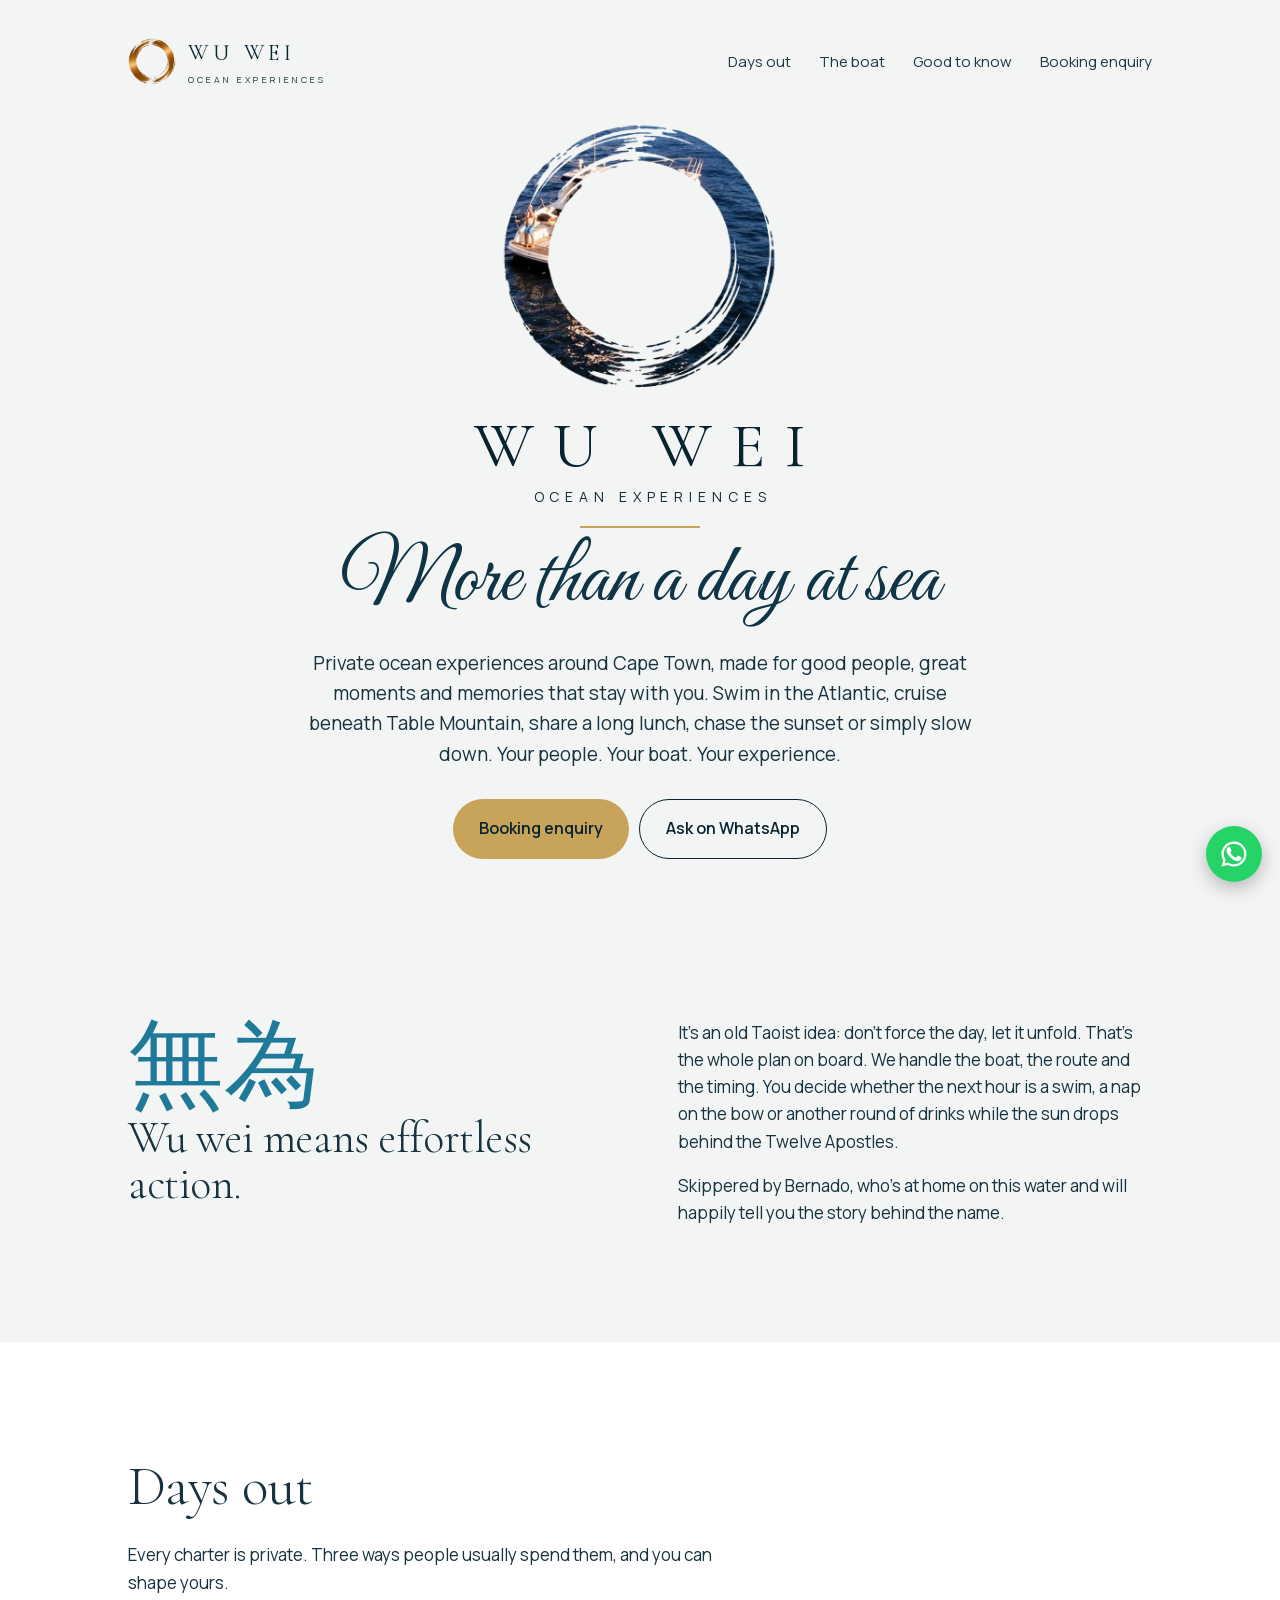
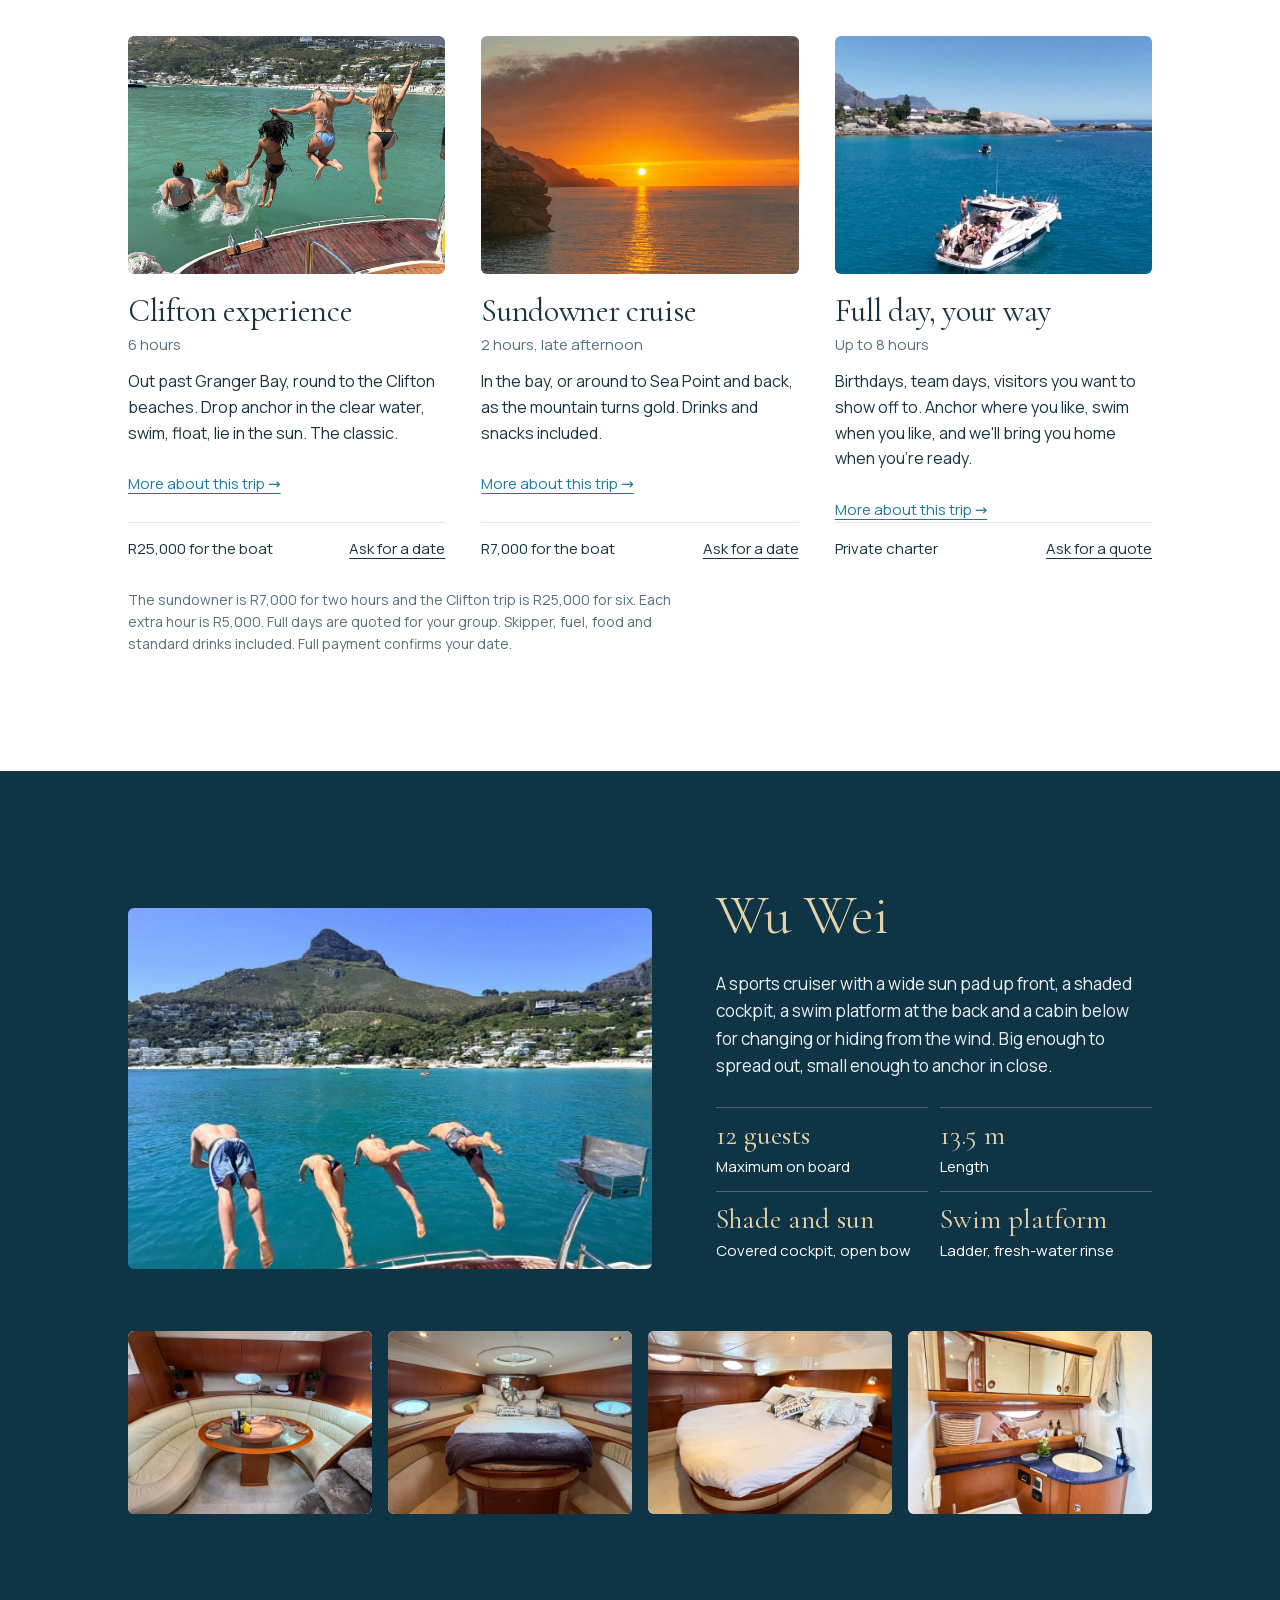
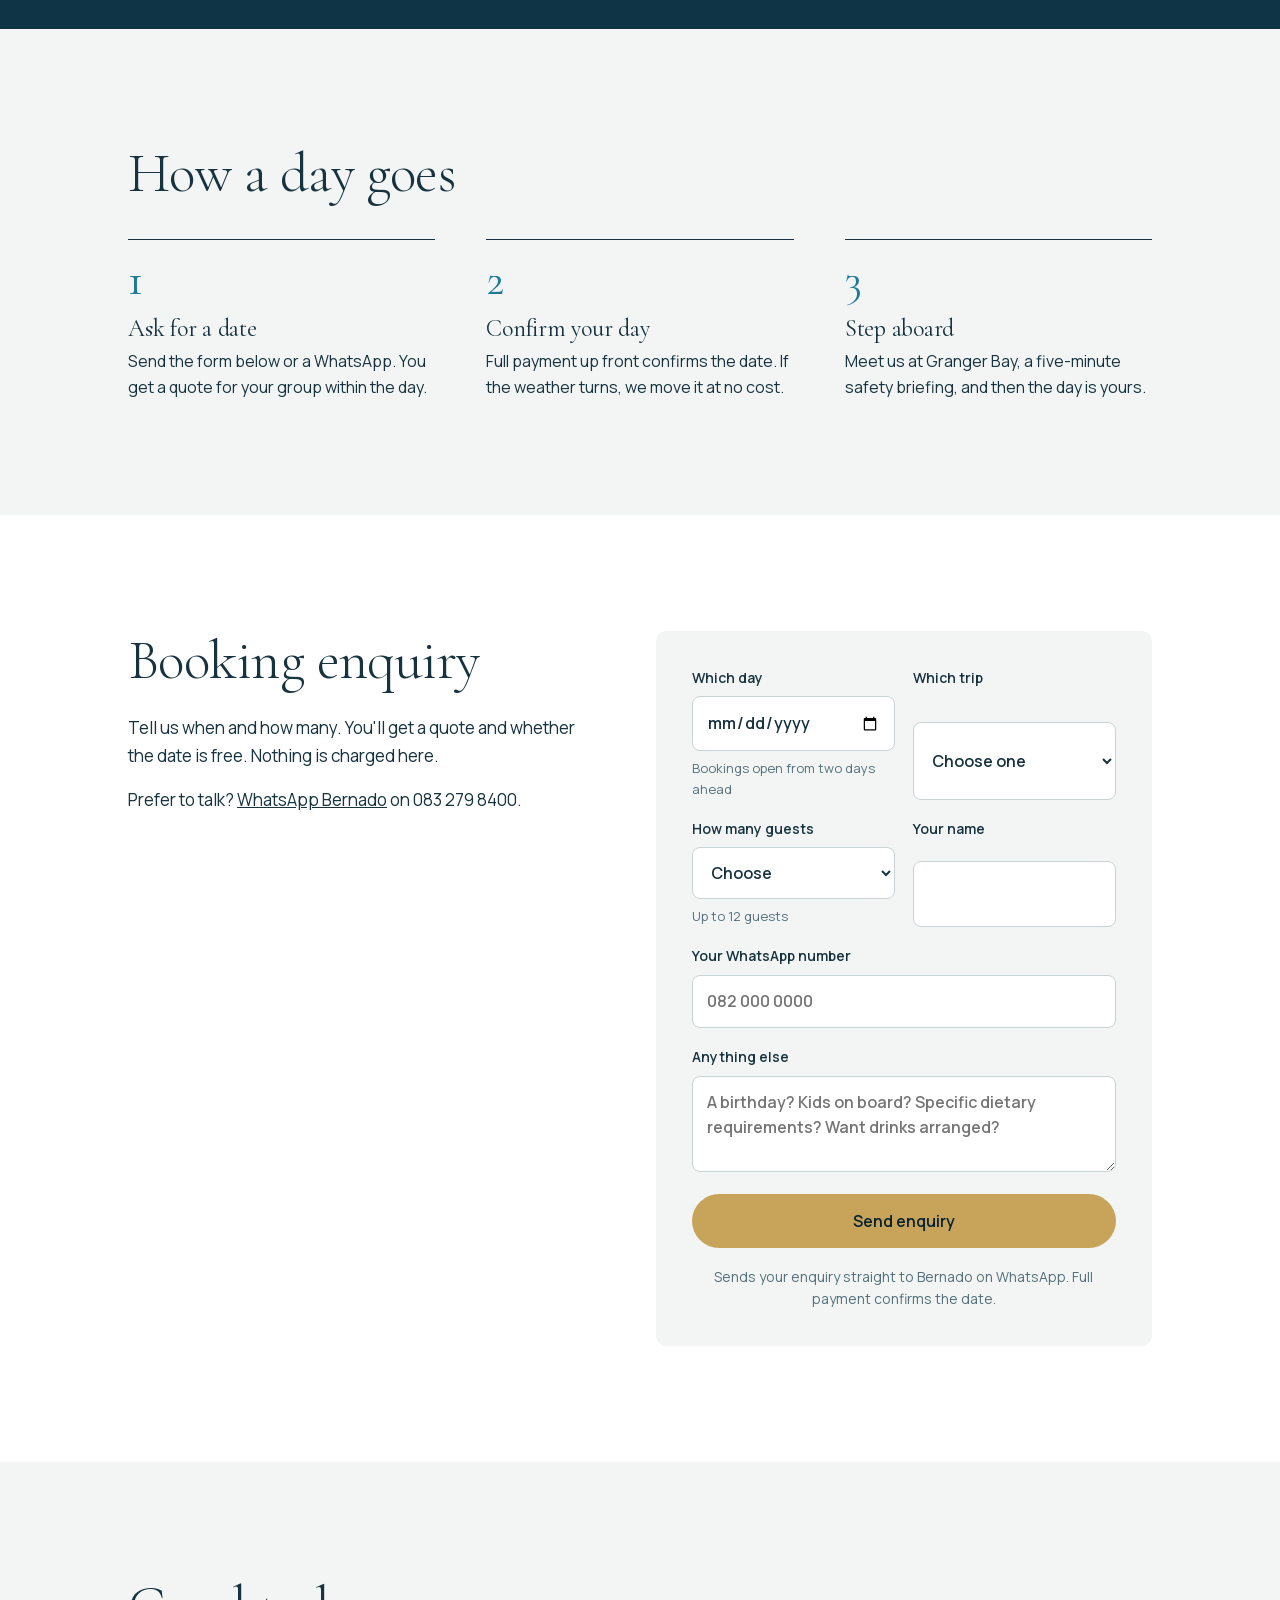
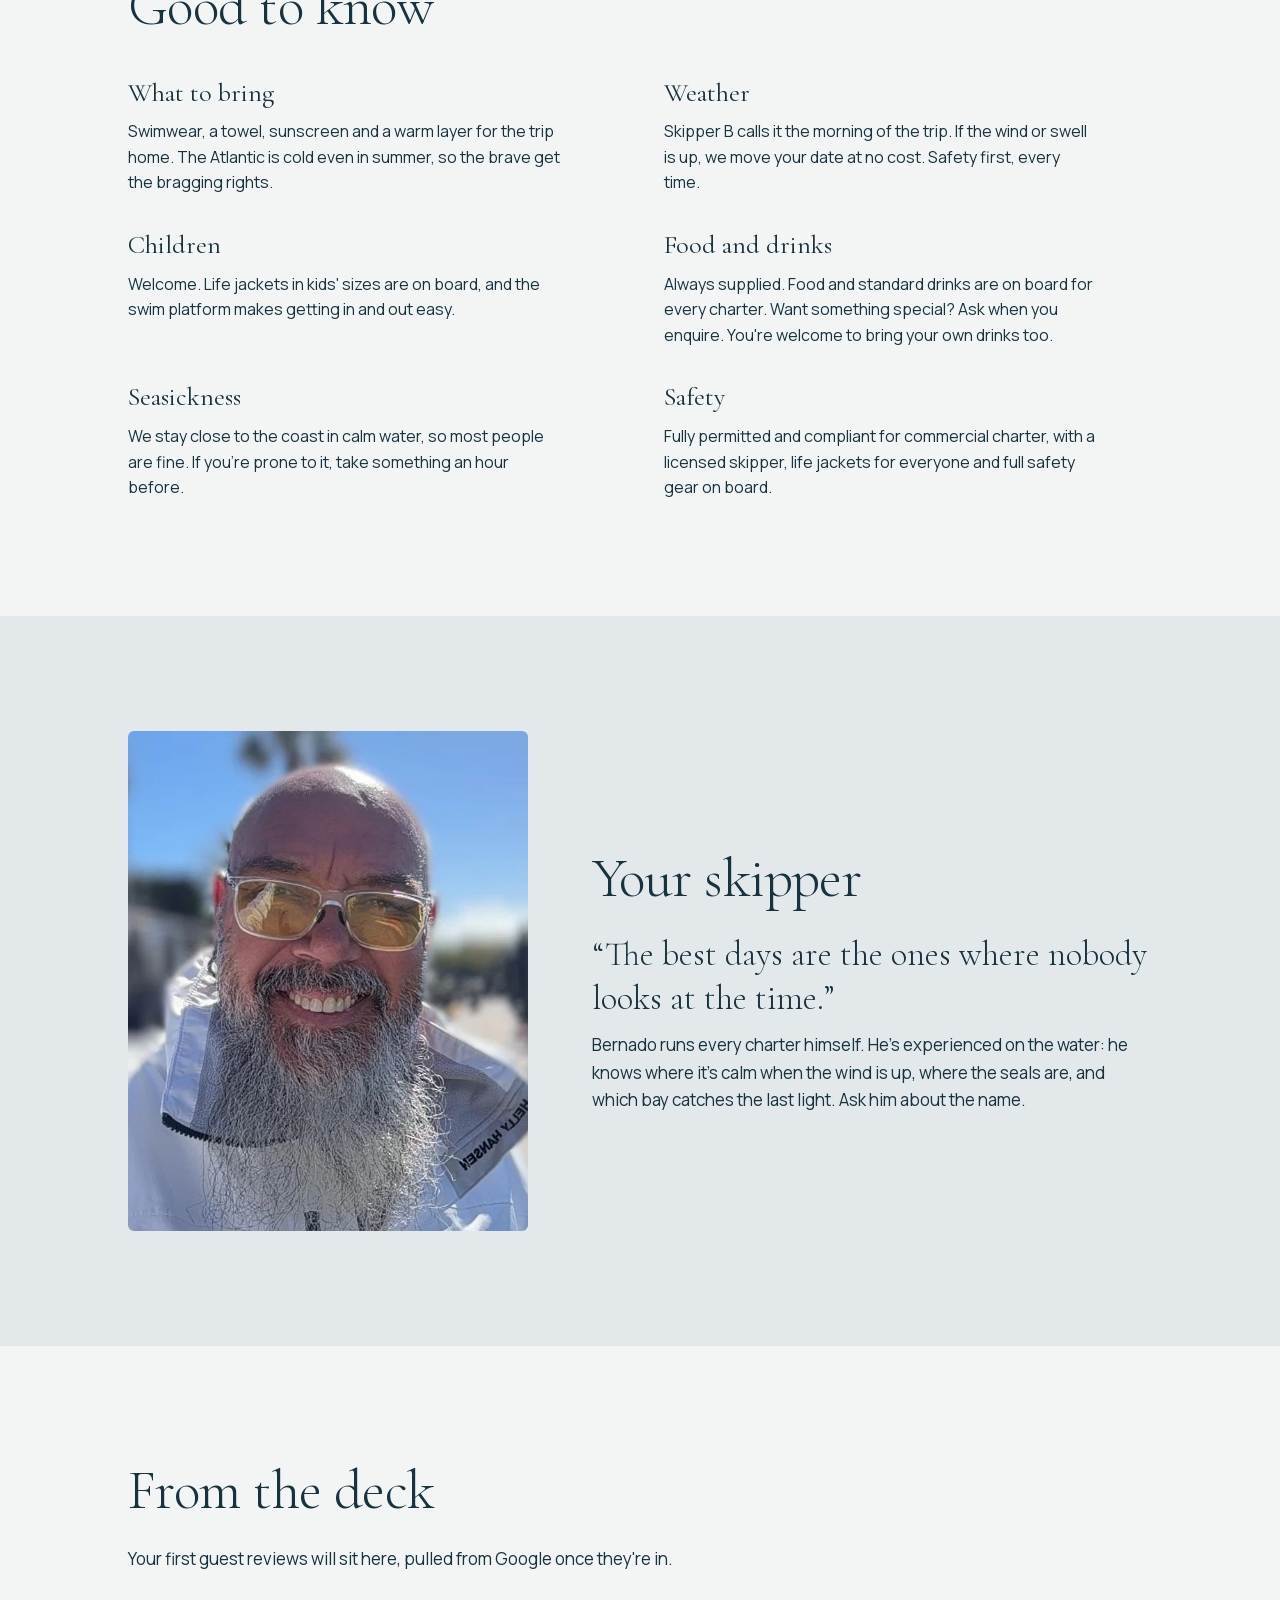
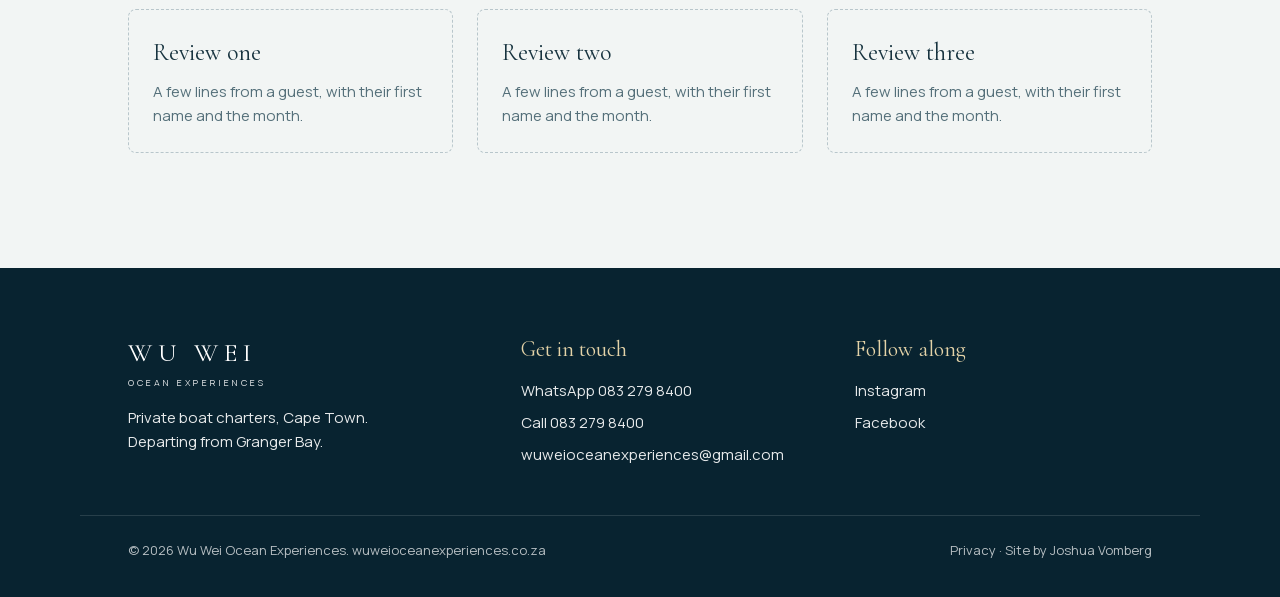
<file: index.html>
<!doctype html>
<html lang="en">
<head>
<meta charset="utf-8">
<meta name="viewport" content="width=device-width, initial-scale=1">
<meta name="robots" content="index, follow">
<meta name="msvalidate.01" content="8B957AC61FE6EF6DA2BE52A53EFDC6D6">
<link rel="canonical" href="https://wuweioceanexperiences.co.za/">
<link rel="icon" type="image/png" href="images/enso.png">
<meta name="theme-color" content="#0E3446">
<meta property="og:type" content="website">
<meta property="og:url" content="https://wuweioceanexperiences.co.za/">
<meta property="og:title" content="Wu Wei Ocean Experiences: private boat charters, Cape Town">
<meta property="og:description" content="Private day charters aboard Wu Wei along Clifton, Camps Bay and Table Bay. Swim, sun, sundowners.">
<meta property="og:image" content="https://wuweioceanexperiences.co.za/og.jpg">
<meta name="twitter:card" content="summary_large_image">
<script type="application/ld+json">{"@context": "https://schema.org", "@graph": [{"@type": "LocalBusiness", "name": "Wu Wei Ocean Experiences", "url": "https://wuweioceanexperiences.co.za/", "image": "https://wuweioceanexperiences.co.za/og.jpg", "telephone": "+27832798400", "email": "wuweioceanexperiences@gmail.com", "areaServed": "Cape Town", "description": "Private boat charters from Granger Bay, Cape Town: Clifton, Camps Bay, Table Bay and sundowner cruises.", "sameAs": ["https://www.instagram.com/wuweioceanexperiences/", "https://www.facebook.com/share/192NbM4i21/"], "@id": "https://wuweioceanexperiences.co.za/#business"}, {"@type": "FAQPage", "mainEntity": [{"@type": "Question", "name": "What should I bring on a Wu Wei charter?", "acceptedAnswer": {"@type": "Answer", "text": "Swimwear, a towel, sunscreen and a warm layer for the trip home. The Atlantic is cold even in summer, so the brave get the bragging rights."}}, {"@type": "Question", "name": "What happens if the weather is bad?", "acceptedAnswer": {"@type": "Answer", "text": "Skipper B calls it the morning of the trip. If the wind or swell is up, we move your date at no cost. Safety first, every time."}}, {"@type": "Question", "name": "Are children welcome?", "acceptedAnswer": {"@type": "Answer", "text": "Welcome. Life jackets in kids' sizes are on board, and the swim platform makes getting in and out easy."}}, {"@type": "Question", "name": "Is food and drink included?", "acceptedAnswer": {"@type": "Answer", "text": "Always supplied. Food and standard drinks are on board for every charter. Want something special? Ask when you enquire. You're welcome to bring your own drinks too."}}, {"@type": "Question", "name": "Will I get seasick?", "acceptedAnswer": {"@type": "Answer", "text": "We stay close to the coast in calm water, so most people are fine. If you're prone to it, take something an hour before."}}, {"@type": "Question", "name": "Is the boat licensed and safe?", "acceptedAnswer": {"@type": "Answer", "text": "Fully permitted and compliant for commercial charter, with a licensed skipper, life jackets for everyone and full safety gear on board."}}, {"@type": "Question", "name": "Where does Wu Wei leave from?", "acceptedAnswer": {"@type": "Answer", "text": "Every charter departs from Granger Bay, Cape Town."}}, {"@type": "Question", "name": "How many guests can come?", "acceptedAnswer": {"@type": "Answer", "text": "Up to 12 guests. Every charter is private, just your group."}}, {"@type": "Question", "name": "How do I book?", "acceptedAnswer": {"@type": "Answer", "text": "Send a booking enquiry or a WhatsApp to 083 279 8400. You get a quote for your group within the day, and full payment confirms your date."}}]}]}</script>
<title>Wu Wei Ocean Experiences — private boat charters, Cape Town</title>
<meta name="description" content="Private day charters aboard Wu Wei along Clifton, Camps Bay and Table Bay. Swim, sun, sundowners. Send a booking enquiry.">
<link rel="preload" as="font" type="font/woff2" href="fonts/CormorantGaramond-300.woff2" crossorigin>
<link rel="preload" as="font" type="font/woff2" href="fonts/Manrope-400.woff2" crossorigin>
<link rel="stylesheet" href="fonts/wuwei-fonts.css">
<link rel="stylesheet" href="site.css">
</head>
<body>


<header class="hero">
  <img src="images/table-bay-hero.webp" alt="Wu Wei in Table Bay with Table Mountain behind" fetchpriority="high">
  <nav>
    <div class="wrap">
      <a class="brand" href="#top"><img class="enso" src="images/enso.png" alt=""><span>Wu Wei<small>Ocean Experiences</small></span></a>
      <ul>
        <li><a href="#trips">Days out</a></li>
        <li><a href="#boat">The boat</a></li>
        <li><a href="#know">Good to know</a></li>
        <li><a href="#book">Booking enquiry</a></li>
      </ul>
    </div>
  </nav>
  <div class="wrap" id="top">
    <div class="lockup">
      <img class="ring" src="images/ring-photo.png" alt="Wu Wei on Table Bay, seen through the brush-ring logo">
      <h1>Wu Wei<small>Ocean Experiences</small></h1>
      <span class="rule"></span>
      <div class="script">More than a day at sea</div>
    </div>
    <p>Private ocean experiences around Cape Town, made for good people, great moments and memories that stay with you. Swim in the Atlantic, cruise beneath Table Mountain, share a long lunch, chase the sunset or simply slow down. Your people. Your boat. Your experience.</p>
    <div class="actions">
      <a class="cta" href="#book">Booking enquiry</a>
      <a class="cta ghost" href="https://wa.me/27832798400?text=Hi%20Bernado%2C%20I%27d%20like%20to%20ask%20about%20a%20charter" target="_blank" rel="noopener">Ask on WhatsApp</a>
    </div>
  </div>
</header>

<section class="intro">
  <div class="wrap">
    <div>
      <div class="zh" lang="zh">無為</div>
      <h2>Wu wei means effortless action.</h2>
    </div>
    <div>
      <p>It's an old Taoist idea: don't force the day, let it unfold. That's the whole plan on board. We handle the boat, the route and the timing. You decide whether the next hour is a swim, a nap on the bow or another round of drinks while the sun drops behind the Twelve Apostles.</p>
      <p>Skippered by Bernado, who's at home on this water and will happily tell you the story behind the name.</p>
    </div>
  </div>
</section>

<section class="trips" id="trips">
  <div class="wrap">
    <h2>Days out</h2>
    <p>Every charter is private. Three ways people usually spend them, and you can shape yours.</p>
    <div class="trip-grid">
      <article class="trip">
        <figure><img src="images/jump-clifton.webp" alt="Five guests jumping hand in hand off the back of Wu Wei at Clifton" loading="lazy"></figure>
        <h3>Clifton experience</h3>
        <div class="time">6 hours</div>
        <p>Out past Granger Bay, round to the Clifton beaches. Drop anchor in the clear water, swim, float, lie in the sun. The classic.</p>
        <a class="more" href="clifton-boat-trip.html">More about this trip →</a>
        <div class="price"><span>R25,000 for the boat</span><a href="#book">Ask for a date</a></div>
      </article>
      <article class="trip">
        <figure><img src="images/sunset-camps-bay.webp" alt="The sun setting into the Atlantic off Camps Bay, Twelve Apostles in silhouette" loading="lazy"></figure>
        <h3>Sundowner cruise</h3>
        <div class="time">2 hours, late afternoon</div>
        <p>In the bay, or around to Sea Point and back, as the mountain turns gold. Drinks and snacks included.</p>
        <a class="more" href="sunset-cruise-cape-town.html">More about this trip →</a>
        <div class="price"><span>R7,000 for the boat</span><a href="#book">Ask for a date</a></div>
      </article>
      <article class="trip">
        <figure><img src="images/anchor-clifton.webp" alt="Wu Wei at anchor off Clifton with a full group on deck" loading="lazy"></figure>
        <h3>Full day, your way</h3>
        <div class="time">Up to 8 hours</div>
        <p>Birthdays, team days, visitors you want to show off to. Anchor where you like, swim when you like, and we'll bring you home when you're ready.</p>
        <a class="more" href="private-boat-charter-cape-town.html">More about this trip →</a>
        <div class="price"><span>Private charter</span><a href="#book">Ask for a quote</a></div>
      </article>
    </div>
    <p class="note">The sundowner is R7,000 for two hours and the Clifton trip is R25,000 for six. Each extra hour is R5,000. Full days are quoted for your group. Skipper, fuel, food and standard drinks included. Full payment confirms your date.</p>
  </div>
</section>

<section class="boat" id="boat">
  <div class="wrap">
    <img src="images/dive-clifton.webp" alt="Four guests diving off Wu Wei at Clifton with Lion's Head behind" loading="lazy">
    <div>
      <h2>Wu Wei</h2>
      <p>A sports cruiser with a wide sun pad up front, a shaded cockpit, a swim platform at the back and a cabin below for changing or hiding from the wind. Big enough to spread out, small enough to anchor in close.</p>
      <ul class="facts">
        <li><b>12 guests</b>Maximum on board</li>
        <li><b>13.5 m</b>Length</li>
        <li><b>Shade and sun</b>Covered cockpit, open bow</li>
        <li><b>Swim platform</b>Ladder, fresh-water rinse</li>
      </ul>
    </div>
  </div>
  <div class="wrap">
    <ul class="cabin">
      <li><figure><img src="images/cabin-saloon.webp" alt="The saloon: a curved cream sofa around a round table" width="1200" height="900" loading="lazy"></figure></li>
      <li><figure><img src="images/cabin-bed.webp" alt="The cabin: a double bed under the hatch, with portholes either side" width="1200" height="900" loading="lazy"></figure></li>
      <li><figure><img src="images/cabin-bed-2.webp" alt="The second cabin: a big double bed with nautical cushions" width="1200" height="900" loading="lazy"></figure></li>
      <li><figure><img src="images/cabin-bathroom.webp" alt="The bathroom: basin, mirror and fresh towels" width="1200" height="900" loading="lazy"></figure></li>
    </ul>
  </div>
</section>

<section class="how">
  <div class="wrap">
    <h2>How a day goes</h2>
    <ol>
      <li><h3>Ask for a date</h3><p>Send the form below or a WhatsApp. You get a quote for your group within the day.</p></li>
      <li><h3>Confirm your day</h3><p>Full payment up front confirms the date. If the weather turns, we move it at no cost.</p></li>
      <li><h3>Step aboard</h3><p>Meet us at Granger Bay, a five-minute safety briefing, and then the day is yours.</p></li>
    </ol>
  </div>
</section>

<section class="book" id="book">
  <div class="wrap">
    <div>
      <h2>Booking enquiry</h2>
      <p>Tell us when and how many. You'll get a quote and whether the date is free. Nothing is charged here.</p>
      <p>Prefer to talk? <a href="https://wa.me/27832798400" target="_blank" rel="noopener">WhatsApp Bernado</a> on 083 279 8400.</p>
    </div>
    <form id="f">
      <div class="row">
        <label>Which day
          <input type="date" name="date" id="date" required>
          <span class="hint">Bookings open from two days ahead</span>
        </label>
        <label>Which trip
          <select name="trip" required>
            <option value="">Choose one</option>
            <option>Clifton experience</option>
            <option>Sundowner cruise</option>
            <option>Full day</option>
            <option>Not sure yet</option>
          </select>
        </label>
      </div>
      <div class="row">
        <label>How many guests
          <select name="guests" required>
            <option value="">Choose</option>
            <option>1</option>
            <option>2</option>
            <option>3</option>
            <option>4</option>
            <option>5</option>
            <option>6</option>
            <option>7</option>
            <option>8</option>
            <option>9</option>
            <option>10</option>
            <option>11</option>
            <option>12</option>
          </select>
          <span class="hint">Up to 12 guests</span>
        </label>
        <label>Your name
          <input type="text" name="name" autocomplete="name" required>
        </label>
      </div>
      <label>Your WhatsApp number
        <input type="tel" name="phone" autocomplete="tel" placeholder="082 000 0000" required>
      </label>
      <label>Anything else
        <textarea name="notes" placeholder="A birthday? Kids on board? Specific dietary requirements? Want drinks arranged?"></textarea>
      </label>
      <button class="cta" type="submit">Send enquiry</button>
      <div class="deposit">Sends your enquiry straight to Bernado on WhatsApp. Full payment confirms the date.</div>
    </form>
  </div>
</section>

<section class="know" id="know">
  <div class="wrap">
    <h2>Good to know</h2>
    <dl>
      <div><dt>What to bring</dt><dd>Swimwear, a towel, sunscreen and a warm layer for the trip home. The Atlantic is cold even in summer, so the brave get the bragging rights.</dd></div>
      <div><dt>Weather</dt><dd>Skipper B calls it the morning of the trip. If the wind or swell is up, we move your date at no cost. Safety first, every time.</dd></div>
      <div><dt>Children</dt><dd>Welcome. Life jackets in kids' sizes are on board, and the swim platform makes getting in and out easy.</dd></div>
      <div><dt>Food and drinks</dt><dd>Always supplied. Food and standard drinks are on board for every charter. Want something special? Ask when you enquire. You're welcome to bring your own drinks too.</dd></div>
      <div><dt>Seasickness</dt><dd>We stay close to the coast in calm water, so most people are fine. If you're prone to it, take something an hour before.</dd></div>
      <div><dt>Safety</dt><dd>Fully permitted and compliant for commercial charter, with a licensed skipper, life jackets for everyone and full safety gear on board.</dd></div>
    </dl>
  </div>
</section>

<section class="skipper">
  <div class="wrap">
    <div class="portrait has-photo"><img src="images/bernado.webp" alt="Bernado, skipper of Wu Wei, smiling at the marina" width="575" height="719" loading="lazy"></div>
    <div>
      <h2>Your skipper</h2>
      <blockquote>“The best days are the ones where nobody looks at the time.”</blockquote>
      <p>Bernado runs every charter himself. He's experienced on the water: he knows where it's calm when the wind is up, where the seals are, and which bay catches the last light. Ask him about the name.</p>
    </div>
  </div>
</section>

<section class="reviews">
  <div class="wrap">
    <h2>From the deck</h2>
    <p>Your first guest reviews will sit here, pulled from Google once they're in.</p>
    <div class="grid">
      <figure><b>Review one</b>A few lines from a guest, with their first name and the month.</figure>
      <figure><b>Review two</b>A few lines from a guest, with their first name and the month.</figure>
      <figure><b>Review three</b>A few lines from a guest, with their first name and the month.</figure>
    </div>
  </div>
</section>

<footer>
  <div class="wrap">
    <div>
      <a class="brand" href="#top">Wu Wei<small>Ocean Experiences</small></a>
      <p style="margin-top:16px">Private boat charters, Cape Town.<br>Departing from Granger Bay.</p>
    </div>
    <div>
      <h4>Get in touch</h4>
      <ul>
        <li><a href="https://wa.me/27832798400">WhatsApp 083 279 8400</a></li>
        <li><a href="tel:+27832798400">Call 083 279 8400</a></li>
        <li><a href="mailto:wuweioceanexperiences@gmail.com">wuweioceanexperiences@gmail.com</a></li>
      </ul>
    </div>
    <div>
      <h4>Follow along</h4>
      <ul>
        <li><a href="https://www.instagram.com/wuweioceanexperiences/" target="_blank" rel="noopener">Instagram</a></li>
        <li><a href="https://www.facebook.com/share/192NbM4i21/" target="_blank" rel="noopener">Facebook</a></li>
      </ul>
    </div>
  </div>
  <div class="legal">
    <span>© 2026 Wu Wei Ocean Experiences. wuweioceanexperiences.co.za</span>
    <span><a href="privacy.html">Privacy</a> · Site by <a href="https://joshuavomberg.co.za">Joshua Vomberg</a></span>
  </div>
</footer>

<a class="wa" href="https://wa.me/27832798400" aria-label="WhatsApp Bernado" target="_blank" rel="noopener">
  <svg viewBox="0 0 24 24"><path d="M17.5 14.4c-.3-.1-1.8-.9-2-1-.3-.1-.5-.1-.7.1-.2.3-.8 1-.9 1.2-.2.2-.3.2-.6.1-.3-.1-1.3-.5-2.4-1.5-.9-.8-1.5-1.8-1.7-2.1-.2-.3 0-.5.1-.6l.4-.5c.2-.2.2-.3.3-.5.1-.2 0-.4 0-.5l-.9-2.2c-.2-.6-.5-.5-.7-.5h-.6c-.2 0-.5.1-.8.4-.3.3-1 1-1 2.5s1.1 2.9 1.2 3.1c.2.2 2.1 3.2 5.1 4.5 2.5 1 3 .8 3.6.7.6-.1 1.8-.7 2-1.4.2-.7.2-1.3.2-1.4-.1-.2-.3-.3-.6-.4zM12 2a10 10 0 0 0-8.6 15.1L2 22l5-1.3A10 10 0 1 0 12 2zm0 18.2c-1.5 0-3-.4-4.2-1.2l-.3-.2-3 .8.8-2.9-.2-.3A8.2 8.2 0 1 1 12 20.2z"/></svg>
</a>

<script>
// ponytail: no backend — the form opens WhatsApp with the request prefilled
(function(){
  var d=document.getElementById('date'),t=new Date();t.setDate(t.getDate()+2);
  d.min=t.toISOString().slice(0,10);
  document.getElementById('f').addEventListener('submit',function(e){
    e.preventDefault();var f=new FormData(this);
    var msg='Hi Bernado, booking enquiry:\n'+
      'Date: '+f.get('date')+'\nTrip: '+f.get('trip')+'\nGuests: '+f.get('guests')+
      '\nName: '+f.get('name')+'\nWhatsApp: '+f.get('phone')+(f.get('notes')?'\nNotes: '+f.get('notes'):'');
    window.open('https://wa.me/27832798400?text='+encodeURIComponent(msg),'_blank');
  });
})();
</script>
</body>
</html>
</file>
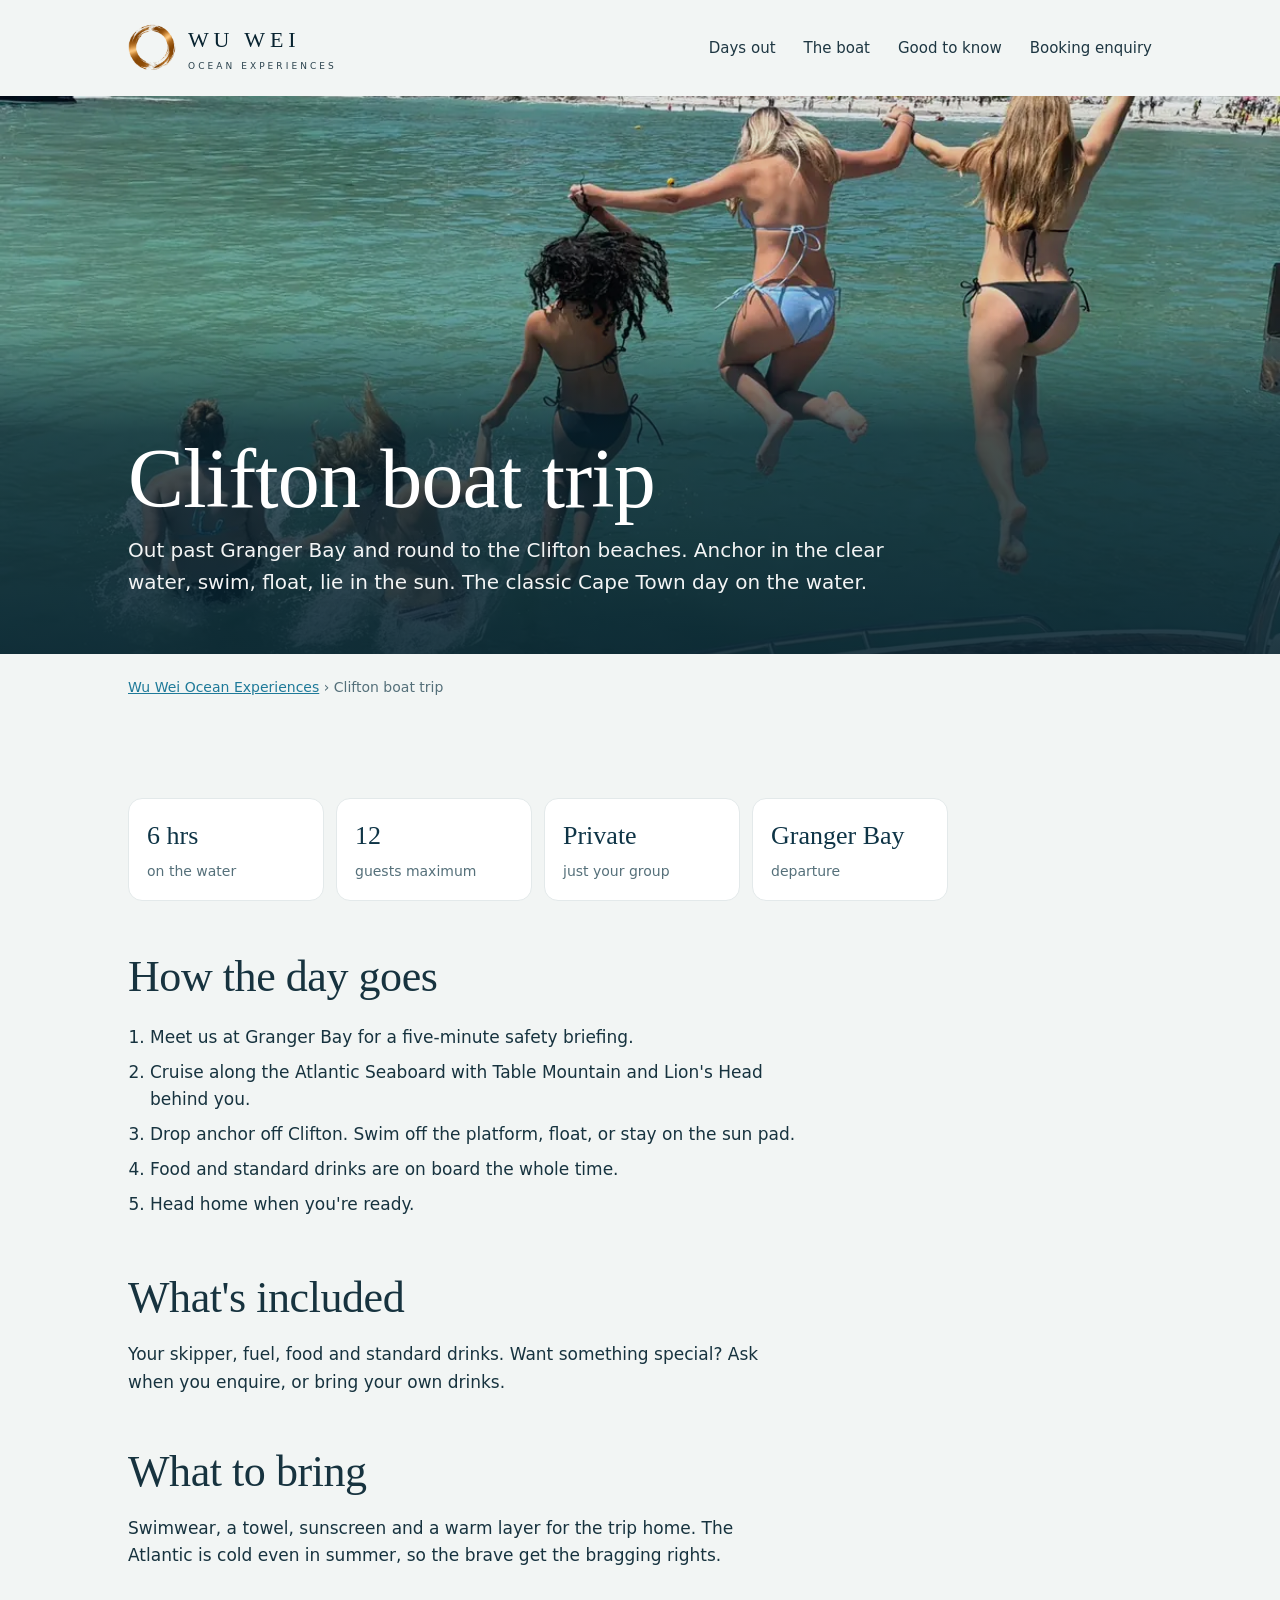
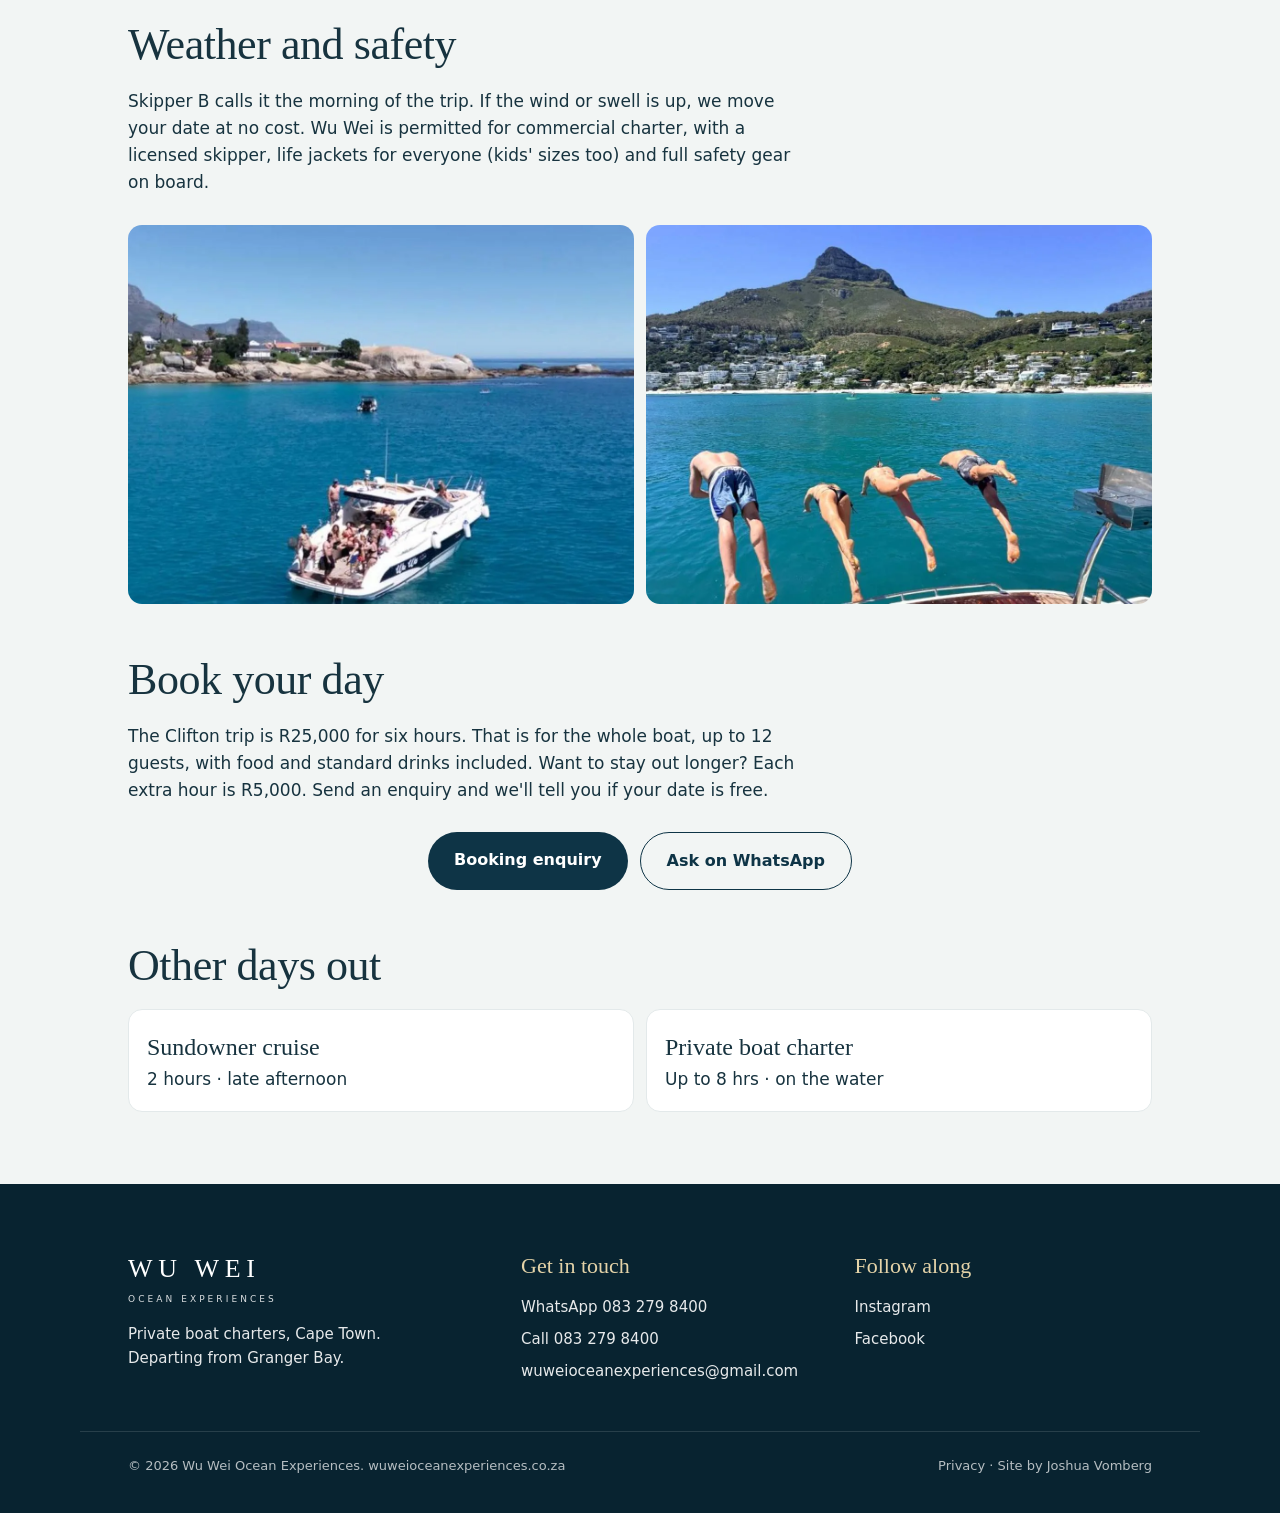
<file: clifton-boat-trip.html>
<!doctype html>
<html lang="en">
<head>
<meta charset="utf-8">
<meta name="viewport" content="width=device-width, initial-scale=1">
<meta name="robots" content="index, follow">
<title>Clifton boat trip from Granger Bay, Cape Town | Wu Wei Ocean Experiences</title>
<meta name="description" content="A private 6-hour boat trip from Granger Bay to the Clifton beaches aboard Wu Wei. Anchor, swim and lie in the sun. R25,000 for the boat, food and drinks included, up to 12 guests.">
<link rel="canonical" href="https://wuweioceanexperiences.co.za/clifton-boat-trip.html">
<link rel="icon" type="image/png" href="images/enso.png">
<meta name="theme-color" content="#0E3446">
<meta property="og:type" content="website">
<meta property="og:url" content="https://wuweioceanexperiences.co.za/clifton-boat-trip.html">
<meta property="og:title" content="Clifton boat trip · Wu Wei Ocean Experiences, Cape Town">
<meta property="og:description" content="A private 6-hour boat trip from Granger Bay to the Clifton beaches aboard Wu Wei. Anchor, swim and lie in the sun. R25,000 for the boat, food and drinks included, up to 12 guests.">
<meta property="og:image" content="https://wuweioceanexperiences.co.za/images/jump-clifton.webp">
<meta name="twitter:card" content="summary_large_image">
<script type="application/ld+json">{"@context": "https://schema.org", "@graph": [{"@type": "TouristTrip", "name": "Clifton boat trip", "description": "A private 6-hour boat trip from Granger Bay to the Clifton beaches aboard Wu Wei. Anchor, swim and lie in the sun. R25,000 for the boat, food and drinks included, up to 12 guests.", "url": "https://wuweioceanexperiences.co.za/clifton-boat-trip.html", "image": "https://wuweioceanexperiences.co.za/images/jump-clifton.webp", "touristType": "Private groups", "provider": {"@id": "https://wuweioceanexperiences.co.za/#business"}, "offers": {"@type": "Offer", "availability": "https://schema.org/InStock", "url": "https://wuweioceanexperiences.co.za/#book", "priceCurrency": "ZAR", "price": "25000", "description": "Private charter, whole boat, six hours"}}, {"@type": "BreadcrumbList", "itemListElement": [{"@type": "ListItem", "position": 1, "name": "Wu Wei Ocean Experiences", "item": "https://wuweioceanexperiences.co.za/"}, {"@type": "ListItem", "position": 2, "name": "Clifton boat trip", "item": "https://wuweioceanexperiences.co.za/clifton-boat-trip.html"}]}, {"@type": "LocalBusiness", "@id": "https://wuweioceanexperiences.co.za/#business", "name": "Wu Wei Ocean Experiences", "url": "https://wuweioceanexperiences.co.za/", "telephone": "+27832798400"}]}</script>
<link rel="preload" as="font" type="font/woff2" href="fonts/CormorantGaramond-300.woff2" crossorigin>
<link rel="preload" as="font" type="font/woff2" href="fonts/Manrope-400.woff2" crossorigin>
<link rel="stylesheet" href="site.css">
</head>
<body class="page">
<nav>
  <div class="wrap">
    <a class="brand" href="./"><img class="enso" src="images/enso.png" alt=""><span>Wu Wei<small>Ocean Experiences</small></span></a>
    <ul>
      <li><a href="./#trips">Days out</a></li>
      <li><a href="./#boat">The boat</a></li>
      <li><a href="./#know">Good to know</a></li>
      <li><a href="./#book">Booking enquiry</a></li>
    </ul>
  </div>
</nav>
<header class="page-hero">
  <img src="images/jump-clifton.webp" alt="Five guests jumping hand in hand off the back of Wu Wei at Clifton" fetchpriority="high">
  <div class="over"><div class="wrap"><h1>Clifton boat trip</h1><p>Out past Granger Bay and round to the Clifton beaches. Anchor in the clear water, swim, float, lie in the sun. The classic Cape Town day on the water.</p></div></div>
</header>
<main class="wrap">
  <p class="crumbs"><a href="./">Wu Wei Ocean Experiences</a> › Clifton boat trip</p>
  <article class="body">
    <div class="facts"><div><b>6 hrs</b><span>on the water</span></div><div><b>12</b><span>guests maximum</span></div><div><b>Private</b><span>just your group</span></div><div><b>Granger Bay</b><span>departure</span></div></div>
    <h2>How the day goes</h2>
<ol class="steps">
<li>Meet us at Granger Bay for a five-minute safety briefing.</li>
<li>Cruise along the Atlantic Seaboard with Table Mountain and Lion's Head behind you.</li>
<li>Drop anchor off Clifton. Swim off the platform, float, or stay on the sun pad.</li>
<li>Food and standard drinks are on board the whole time.</li>
<li>Head home when you're ready.</li>
</ol>
<h2>What's included</h2>
<p>Your skipper, fuel, food and standard drinks. Want something special? Ask when you enquire, or bring your own drinks.</p>
<h2>What to bring</h2>
<p>Swimwear, a towel, sunscreen and a warm layer for the trip home. The Atlantic is cold even in summer, so the brave get the bragging rights.</p>
<h2>Weather and safety</h2>
<p>Skipper B calls it the morning of the trip. If the wind or swell is up, we move your date at no cost. Wu Wei is permitted for commercial charter, with a licensed skipper, life jackets for everyone (kids' sizes too) and full safety gear on board.</p>
    <div class="pics"><img src="images/anchor-clifton.webp" alt="Wu Wei at anchor off Clifton with a full group on deck" loading="lazy"><img src="images/dive-clifton.webp" alt="Four guests diving off Wu Wei at Clifton with Lion's Head behind" loading="lazy"></div>
    <h2>Book your day</h2>
    <p>The Clifton trip is R25,000 for six hours. That is for the whole boat, up to 12 guests, with food and standard drinks included. Want to stay out longer? Each extra hour is R5,000. Send an enquiry and we'll tell you if your date is free.</p>
    <div class="actions">
      <a class="cta" href="./#book">Booking enquiry</a>
      <a class="cta ghost" href="https://wa.me/27832798400?text=Hi%20Bernado%2C%20I%27d%20like%20to%20ask%20about%20the%20Clifton%20experience" target="_blank" rel="noopener">Ask on WhatsApp</a>
    </div>
    <h2>Other days out</h2>
    <div class="other"><a href="sunset-cruise-cape-town.html"><b>Sundowner cruise</b><span>2 hours · late afternoon</span></a><a href="private-boat-charter-cape-town.html"><b>Private boat charter</b><span>Up to 8 hrs · on the water</span></a></div>
  </article>
</main>
<footer>
  <div class="wrap">
    <div>
      <a class="brand" href="./">Wu Wei<small>Ocean Experiences</small></a>
      <p style="margin-top:16px">Private boat charters, Cape Town.<br>Departing from Granger Bay.</p>
    </div>
    <div>
      <h4>Get in touch</h4>
      <ul>
        <li><a href="https://wa.me/27832798400">WhatsApp 083 279 8400</a></li>
        <li><a href="tel:+27832798400">Call 083 279 8400</a></li>
        <li><a href="mailto:wuweioceanexperiences@gmail.com">wuweioceanexperiences@gmail.com</a></li>
      </ul>
    </div>
    <div>
      <h4>Follow along</h4>
      <ul>
        <li><a href="https://www.instagram.com/wuweioceanexperiences/" target="_blank" rel="noopener">Instagram</a></li>
        <li><a href="https://www.facebook.com/share/192NbM4i21/" target="_blank" rel="noopener">Facebook</a></li>
      </ul>
    </div>
  </div>
  <div class="legal">
    <span>© 2026 Wu Wei Ocean Experiences. wuweioceanexperiences.co.za</span>
    <span><a href="privacy.html">Privacy</a> · Site by <a href="https://joshuavomberg.co.za">Joshua Vomberg</a></span>
  </div>
</footer>
</body>
</html>
</file>
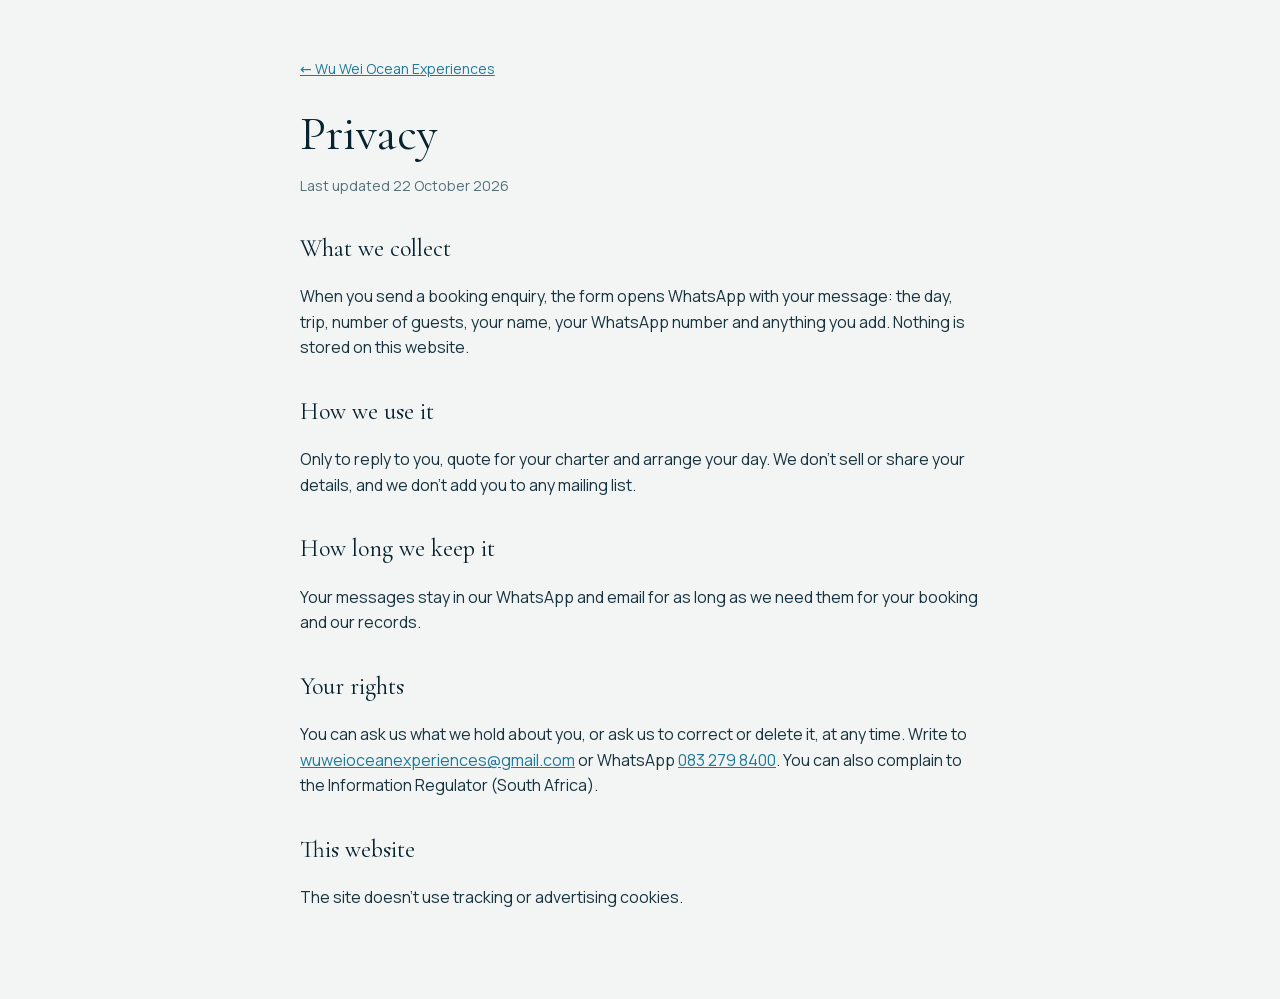
<file: privacy.html>
<!doctype html><html lang="en"><head><meta charset="utf-8"><meta name="viewport" content="width=device-width, initial-scale=1">
<title>Privacy — Wu Wei Ocean Experiences</title><meta name="robots" content="index, follow"><link rel="canonical" href="https://wuweioceanexperiences.co.za/privacy.html">
<link rel="icon" type="image/png" href="images/enso.png"><link rel="stylesheet" href="fonts/wuwei-fonts.css">
<style>body{margin:0;font-family:'Manrope',system-ui,sans-serif;color:#17333F;background:#F2F5F4;line-height:1.6}main{max-width:680px;margin:0 auto;padding:56px 20px 72px}h1{font-family:'CormorantGaramond',Georgia,serif;font-weight:400;font-size:clamp(34px,6vw,48px);line-height:1.1;margin:0 0 8px;color:#082330}h2{font-family:'CormorantGaramond',Georgia,serif;font-weight:400;font-size:24px;margin:32px 0 6px;color:#082330}p,li{font-size:16px}a{color:#1F7A99}.back{display:inline-block;margin-bottom:28px;font-size:14px}.small{color:#55707A;font-size:14px}</style></head>
<body><main><a class="back" href="./">← Wu Wei Ocean Experiences</a>
<h1>Privacy</h1><p class="small">Last updated 22 October 2026</p>
<h2>What we collect</h2><p>When you send a booking enquiry, the form opens WhatsApp with your message: the day, trip, number of guests, your name, your WhatsApp number and anything you add. Nothing is stored on this website.</p>
<h2>How we use it</h2><p>Only to reply to you, quote for your charter and arrange your day. We don't sell or share your details, and we don't add you to any mailing list.</p>
<h2>How long we keep it</h2><p>Your messages stay in our WhatsApp and email for as long as we need them for your booking and our records.</p>
<h2>Your rights</h2><p>You can ask us what we hold about you, or ask us to correct or delete it, at any time. Write to <a href="mailto:wuweioceanexperiences@gmail.com">wuweioceanexperiences@gmail.com</a> or WhatsApp <a href="https://wa.me/27832798400">083 279 8400</a>. You can also complain to the Information Regulator (South Africa).</p>
<h2>This website</h2><p>The site doesn't use tracking or advertising cookies.</p>
</main></body></html>
</file>
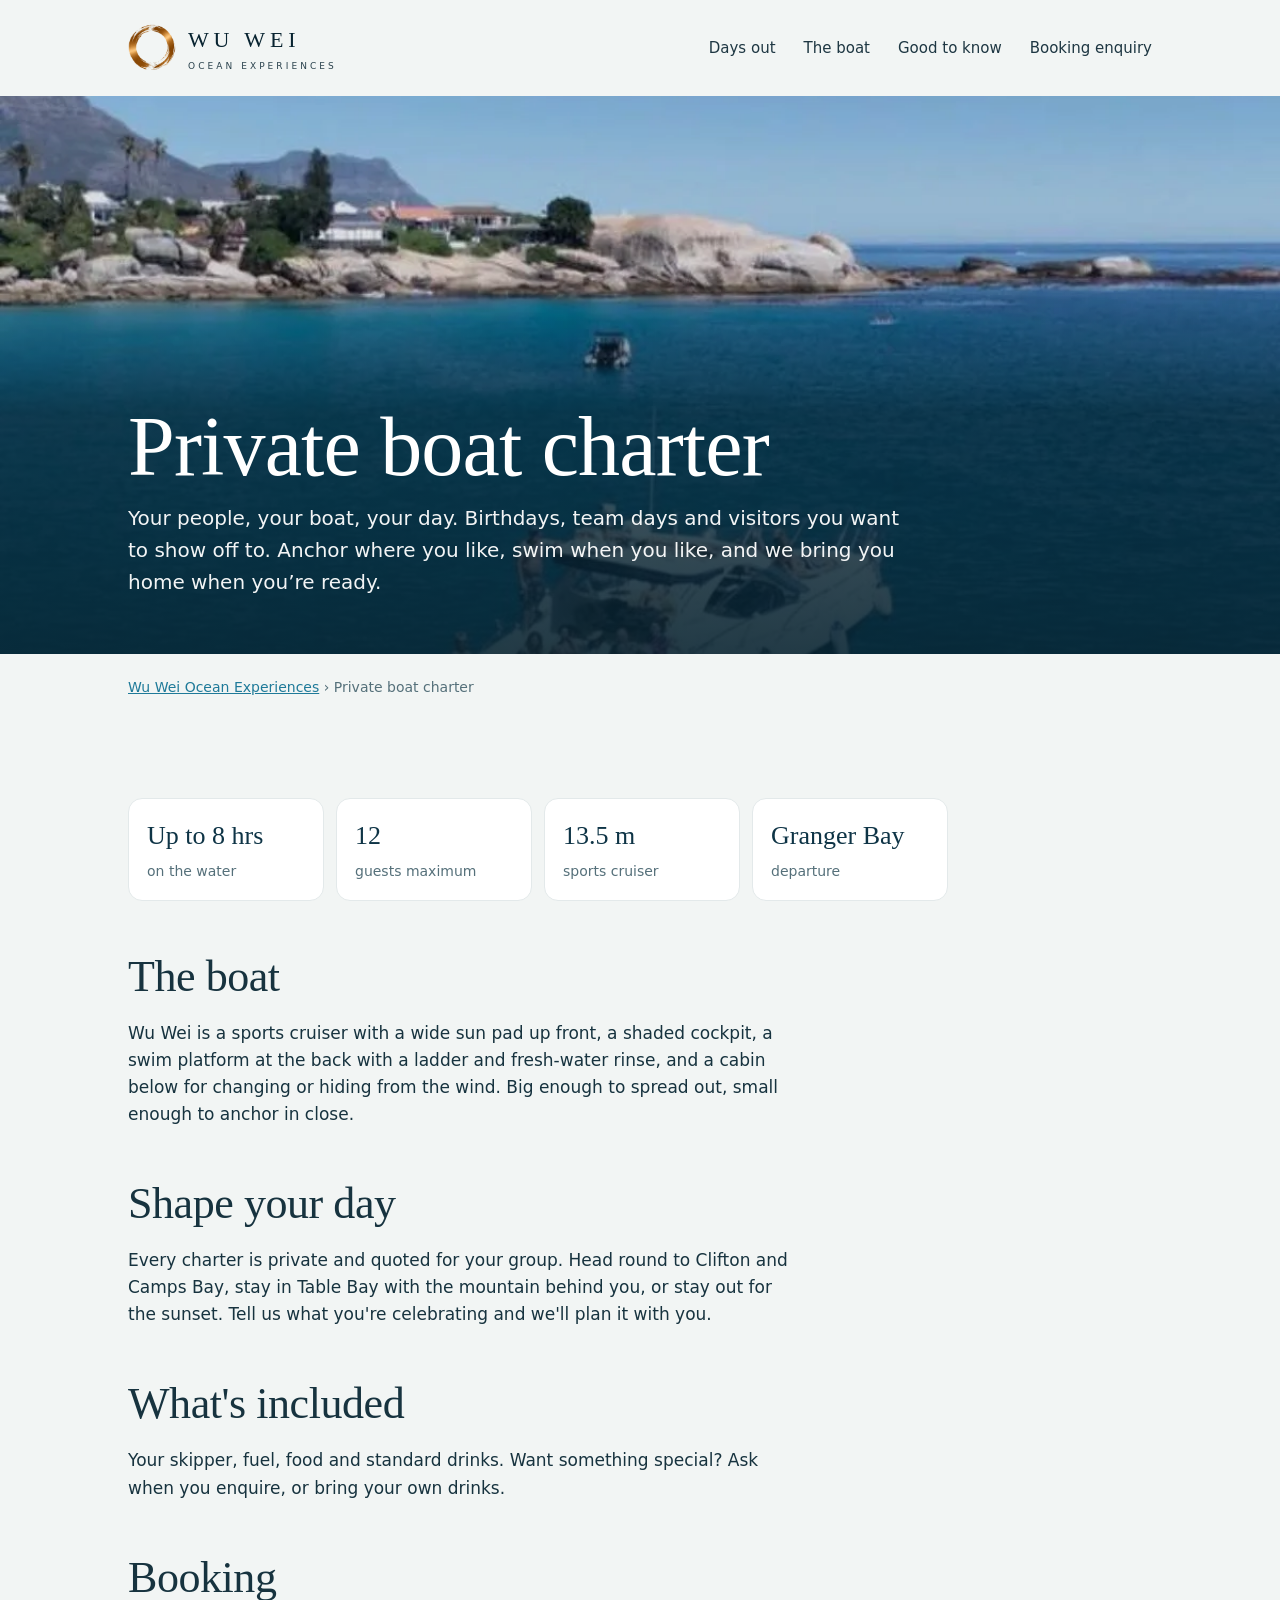
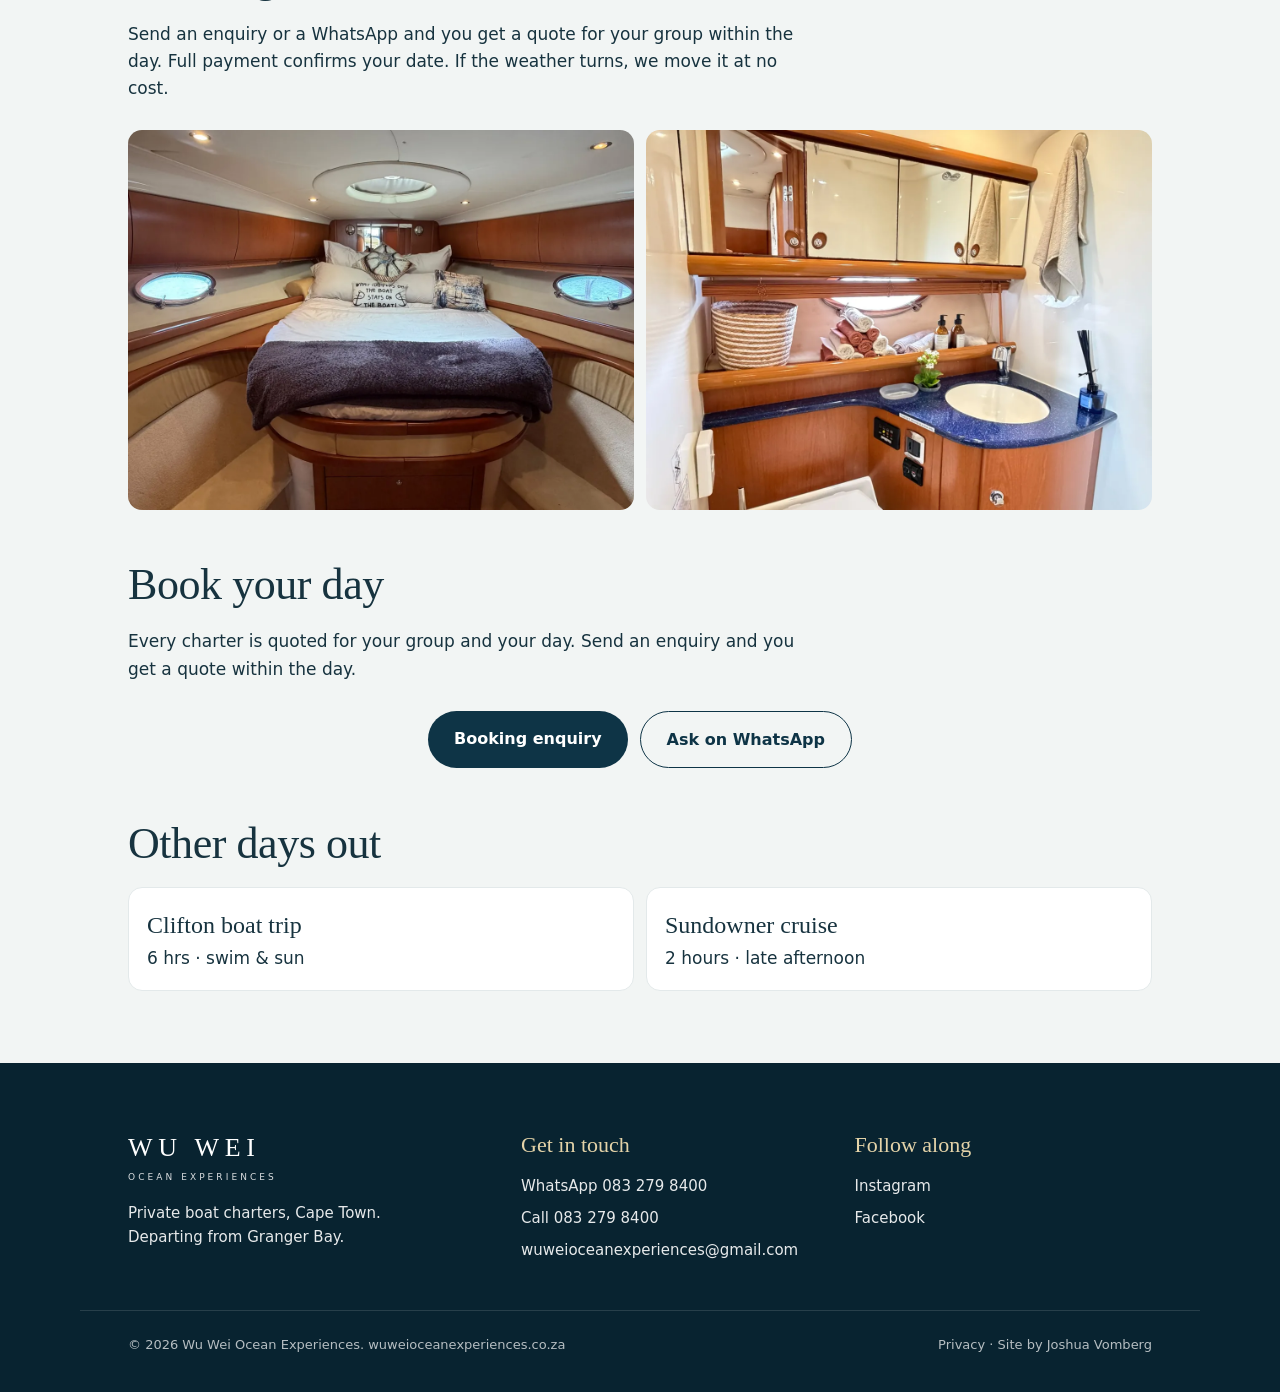
<file: private-boat-charter-cape-town.html>
<!doctype html>
<html lang="en">
<head>
<meta charset="utf-8">
<meta name="viewport" content="width=device-width, initial-scale=1">
<meta name="robots" content="index, follow">
<title>Private boat charter in Cape Town for up to 12 guests | Wu Wei Ocean Experiences</title>
<meta name="description" content="Charter Wu Wei, a 13.5 m sports cruiser, for a private day on the water from Granger Bay. Birthdays, team days and visitors. Up to 8 hours, up to 12 guests, food and drinks included.">
<link rel="canonical" href="https://wuweioceanexperiences.co.za/private-boat-charter-cape-town.html">
<link rel="icon" type="image/png" href="images/enso.png">
<meta name="theme-color" content="#0E3446">
<meta property="og:type" content="website">
<meta property="og:url" content="https://wuweioceanexperiences.co.za/private-boat-charter-cape-town.html">
<meta property="og:title" content="Private boat charter · Wu Wei Ocean Experiences, Cape Town">
<meta property="og:description" content="Charter Wu Wei, a 13.5 m sports cruiser, for a private day on the water from Granger Bay. Birthdays, team days and visitors. Up to 8 hours, up to 12 guests, food and drinks included.">
<meta property="og:image" content="https://wuweioceanexperiences.co.za/images/anchor-clifton.webp">
<meta name="twitter:card" content="summary_large_image">
<script type="application/ld+json">{"@context": "https://schema.org", "@graph": [{"@type": "TouristTrip", "name": "Private boat charter", "description": "Charter Wu Wei, a 13.5 m sports cruiser, for a private day on the water from Granger Bay. Birthdays, team days and visitors. Up to 8 hours, up to 12 guests, food and drinks included.", "url": "https://wuweioceanexperiences.co.za/private-boat-charter-cape-town.html", "image": "https://wuweioceanexperiences.co.za/images/anchor-clifton.webp", "touristType": "Private groups", "provider": {"@id": "https://wuweioceanexperiences.co.za/#business"}, "offers": {"@type": "Offer", "availability": "https://schema.org/InStock", "url": "https://wuweioceanexperiences.co.za/#book", "priceCurrency": "ZAR", "description": "Private charter, quoted for your group"}}, {"@type": "BreadcrumbList", "itemListElement": [{"@type": "ListItem", "position": 1, "name": "Wu Wei Ocean Experiences", "item": "https://wuweioceanexperiences.co.za/"}, {"@type": "ListItem", "position": 2, "name": "Private boat charter", "item": "https://wuweioceanexperiences.co.za/private-boat-charter-cape-town.html"}]}, {"@type": "LocalBusiness", "@id": "https://wuweioceanexperiences.co.za/#business", "name": "Wu Wei Ocean Experiences", "url": "https://wuweioceanexperiences.co.za/", "telephone": "+27832798400"}]}</script>
<link rel="preload" as="font" type="font/woff2" href="fonts/CormorantGaramond-300.woff2" crossorigin>
<link rel="preload" as="font" type="font/woff2" href="fonts/Manrope-400.woff2" crossorigin>
<link rel="stylesheet" href="site.css">
</head>
<body class="page">
<nav>
  <div class="wrap">
    <a class="brand" href="./"><img class="enso" src="images/enso.png" alt=""><span>Wu Wei<small>Ocean Experiences</small></span></a>
    <ul>
      <li><a href="./#trips">Days out</a></li>
      <li><a href="./#boat">The boat</a></li>
      <li><a href="./#know">Good to know</a></li>
      <li><a href="./#book">Booking enquiry</a></li>
    </ul>
  </div>
</nav>
<header class="page-hero">
  <img src="images/anchor-clifton.webp" alt="Wu Wei at anchor off Clifton with a full group on deck" fetchpriority="high">
  <div class="over"><div class="wrap"><h1>Private boat charter</h1><p>Your people, your boat, your day. Birthdays, team days and visitors you want to show off to. Anchor where you like, swim when you like, and we bring you home when you’re ready.</p></div></div>
</header>
<main class="wrap">
  <p class="crumbs"><a href="./">Wu Wei Ocean Experiences</a> › Private boat charter</p>
  <article class="body">
    <div class="facts"><div><b>Up to 8 hrs</b><span>on the water</span></div><div><b>12</b><span>guests maximum</span></div><div><b>13.5 m</b><span>sports cruiser</span></div><div><b>Granger Bay</b><span>departure</span></div></div>
    <h2>The boat</h2>
<p>Wu Wei is a sports cruiser with a wide sun pad up front, a shaded cockpit, a swim platform at the back with a ladder and fresh-water rinse, and a cabin below for changing or hiding from the wind. Big enough to spread out, small enough to anchor in close.</p>
<h2>Shape your day</h2>
<p>Every charter is private and quoted for your group. Head round to Clifton and Camps Bay, stay in Table Bay with the mountain behind you, or stay out for the sunset. Tell us what you're celebrating and we'll plan it with you.</p>
<h2>What's included</h2>
<p>Your skipper, fuel, food and standard drinks. Want something special? Ask when you enquire, or bring your own drinks.</p>
<h2>Booking</h2>
<p>Send an enquiry or a WhatsApp and you get a quote for your group within the day. Full payment confirms your date. If the weather turns, we move it at no cost.</p>
    <div class="pics"><img src="images/cabin-bed.webp" alt="The cabin: a double bed under the hatch, with portholes either side" loading="lazy"><img src="images/cabin-bathroom.webp" alt="The bathroom: basin, mirror and fresh towels" loading="lazy"></div>
    <h2>Book your day</h2>
    <p>Every charter is quoted for your group and your day. Send an enquiry and you get a quote within the day.</p>
    <div class="actions">
      <a class="cta" href="./#book">Booking enquiry</a>
      <a class="cta ghost" href="https://wa.me/27832798400?text=Hi%20Bernado%2C%20I%27d%20like%20to%20ask%20about%20the%20Full%20day%2C%20your%20way" target="_blank" rel="noopener">Ask on WhatsApp</a>
    </div>
    <h2>Other days out</h2>
    <div class="other"><a href="clifton-boat-trip.html"><b>Clifton boat trip</b><span>6 hrs · swim &amp; sun</span></a><a href="sunset-cruise-cape-town.html"><b>Sundowner cruise</b><span>2 hours · late afternoon</span></a></div>
  </article>
</main>
<footer>
  <div class="wrap">
    <div>
      <a class="brand" href="./">Wu Wei<small>Ocean Experiences</small></a>
      <p style="margin-top:16px">Private boat charters, Cape Town.<br>Departing from Granger Bay.</p>
    </div>
    <div>
      <h4>Get in touch</h4>
      <ul>
        <li><a href="https://wa.me/27832798400">WhatsApp 083 279 8400</a></li>
        <li><a href="tel:+27832798400">Call 083 279 8400</a></li>
        <li><a href="mailto:wuweioceanexperiences@gmail.com">wuweioceanexperiences@gmail.com</a></li>
      </ul>
    </div>
    <div>
      <h4>Follow along</h4>
      <ul>
        <li><a href="https://www.instagram.com/wuweioceanexperiences/" target="_blank" rel="noopener">Instagram</a></li>
        <li><a href="https://www.facebook.com/share/192NbM4i21/" target="_blank" rel="noopener">Facebook</a></li>
      </ul>
    </div>
  </div>
  <div class="legal">
    <span>© 2026 Wu Wei Ocean Experiences. wuweioceanexperiences.co.za</span>
    <span><a href="privacy.html">Privacy</a> · Site by <a href="https://joshuavomberg.co.za">Joshua Vomberg</a></span>
  </div>
</footer>
</body>
</html>
</file>
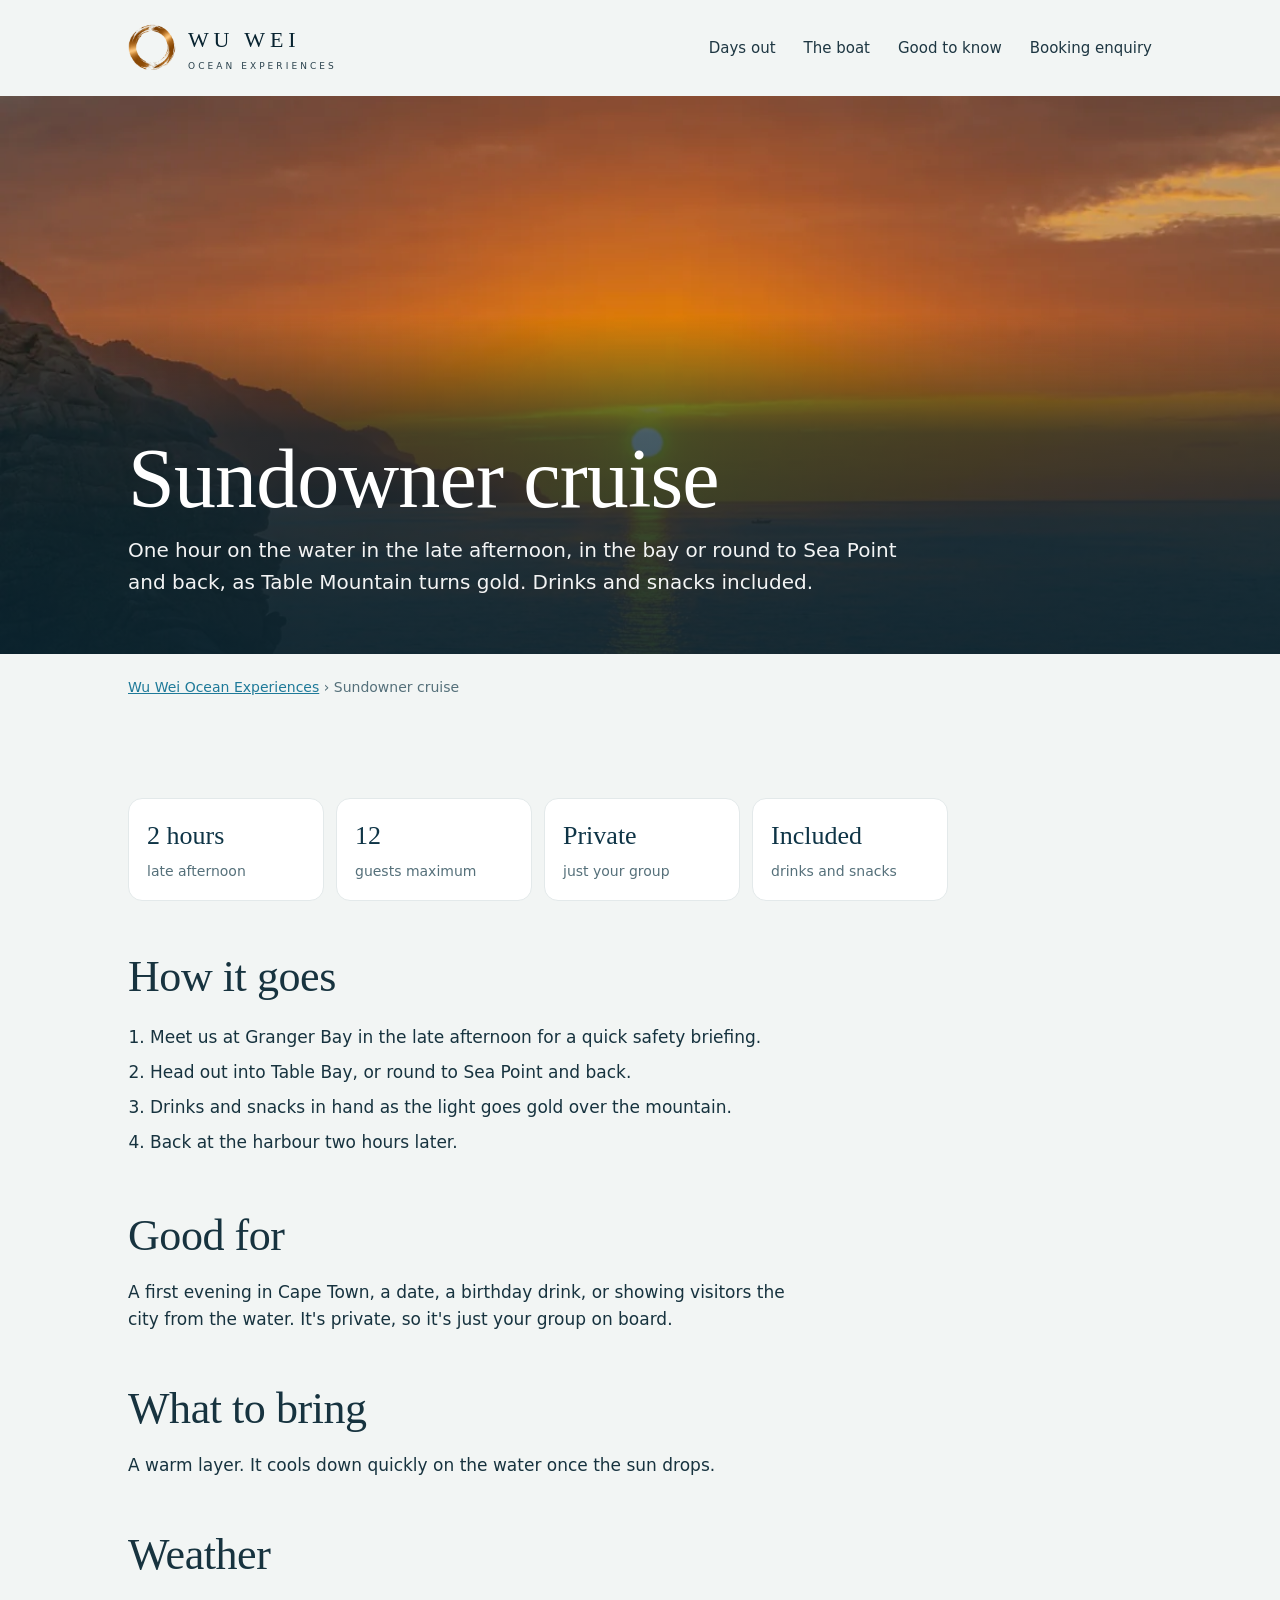
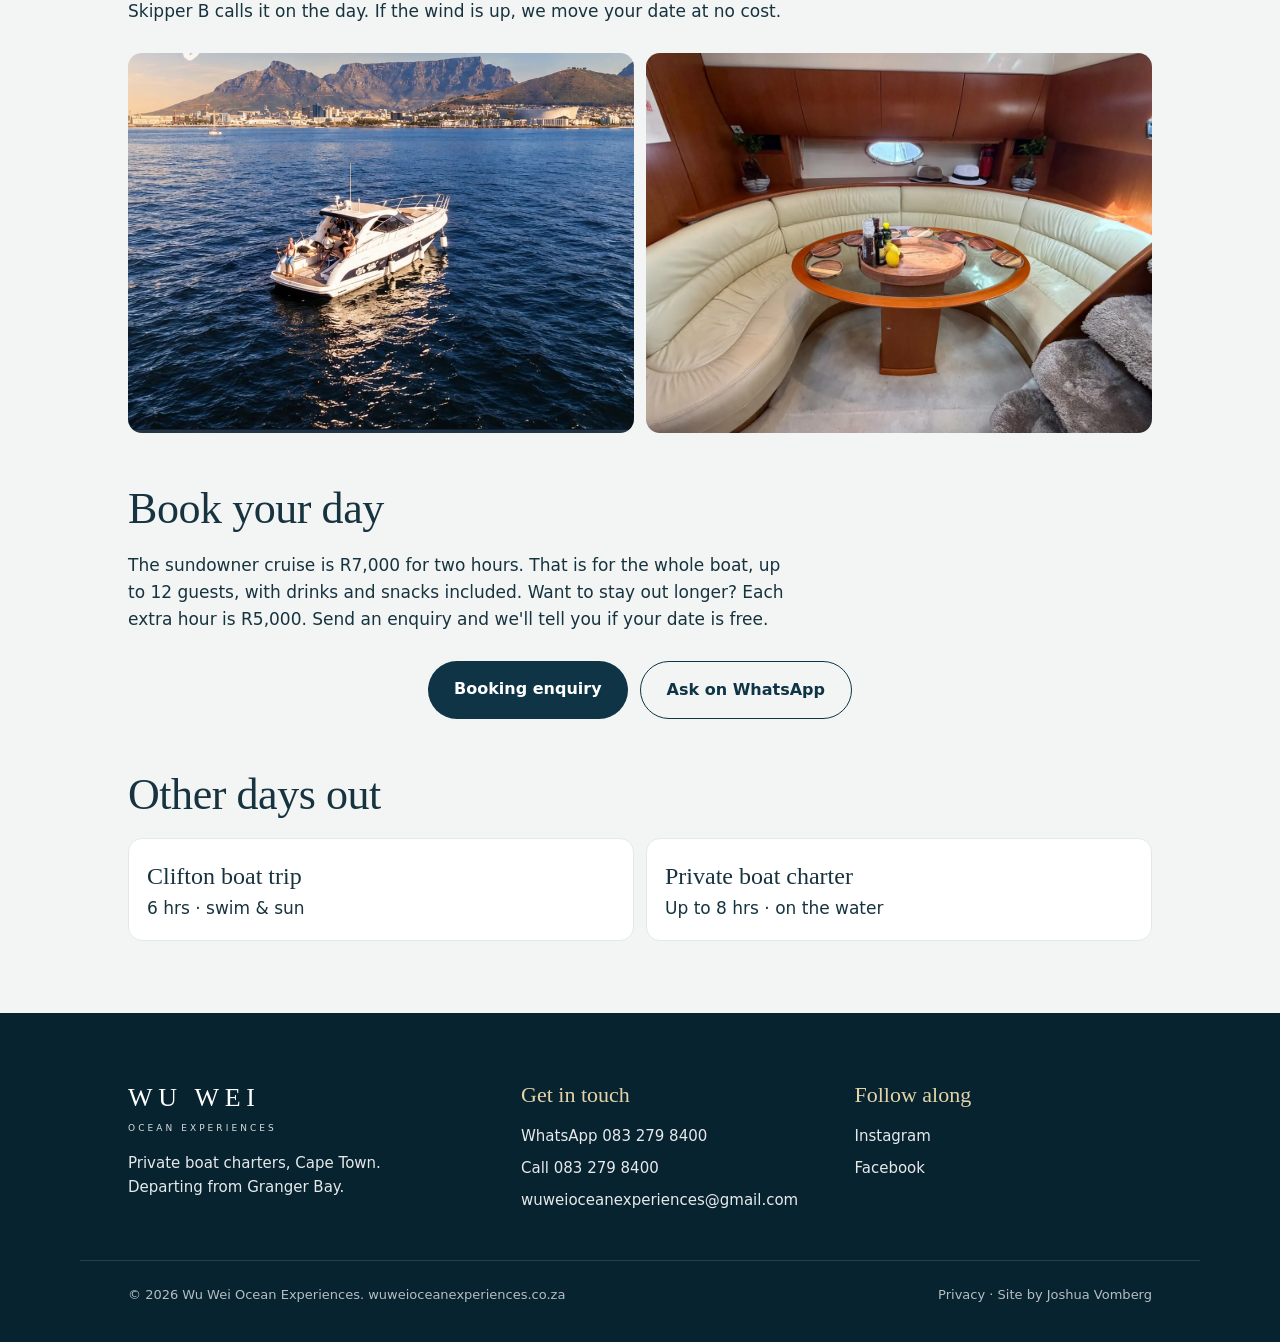
<file: sunset-cruise-cape-town.html>
<!doctype html>
<html lang="en">
<head>
<meta charset="utf-8">
<meta name="viewport" content="width=device-width, initial-scale=1">
<meta name="robots" content="index, follow">
<title>Sunset cruise in Cape Town, private sundowner boat trip | Wu Wei Ocean Experiences</title>
<meta name="description" content="A private two-hour sundowner cruise from Granger Bay, in Table Bay or round to Sea Point and back as the mountain turns gold. R7,000 for the boat, drinks and snacks included, up to 12 guests.">
<link rel="canonical" href="https://wuweioceanexperiences.co.za/sunset-cruise-cape-town.html">
<link rel="icon" type="image/png" href="images/enso.png">
<meta name="theme-color" content="#0E3446">
<meta property="og:type" content="website">
<meta property="og:url" content="https://wuweioceanexperiences.co.za/sunset-cruise-cape-town.html">
<meta property="og:title" content="Sundowner cruise · Wu Wei Ocean Experiences, Cape Town">
<meta property="og:description" content="A private two-hour sundowner cruise from Granger Bay, in Table Bay or round to Sea Point and back as the mountain turns gold. R7,000 for the boat, drinks and snacks included, up to 12 guests.">
<meta property="og:image" content="https://wuweioceanexperiences.co.za/images/sunset-camps-bay.webp">
<meta name="twitter:card" content="summary_large_image">
<script type="application/ld+json">{"@context": "https://schema.org", "@graph": [{"@type": "TouristTrip", "name": "Sundowner cruise", "description": "A private two-hour sundowner cruise from Granger Bay, in Table Bay or round to Sea Point and back as the mountain turns gold. R7,000 for the boat, drinks and snacks included, up to 12 guests.", "url": "https://wuweioceanexperiences.co.za/sunset-cruise-cape-town.html", "image": "https://wuweioceanexperiences.co.za/images/sunset-camps-bay.webp", "touristType": "Private groups", "provider": {"@id": "https://wuweioceanexperiences.co.za/#business"}, "offers": {"@type": "Offer", "availability": "https://schema.org/InStock", "url": "https://wuweioceanexperiences.co.za/#book", "priceCurrency": "ZAR", "description": "Private charter, quoted for your group"}}, {"@type": "BreadcrumbList", "itemListElement": [{"@type": "ListItem", "position": 1, "name": "Wu Wei Ocean Experiences", "item": "https://wuweioceanexperiences.co.za/"}, {"@type": "ListItem", "position": 2, "name": "Sundowner cruise", "item": "https://wuweioceanexperiences.co.za/sunset-cruise-cape-town.html"}]}, {"@type": "LocalBusiness", "@id": "https://wuweioceanexperiences.co.za/#business", "name": "Wu Wei Ocean Experiences", "url": "https://wuweioceanexperiences.co.za/", "telephone": "+27832798400"}]}</script>
<link rel="preload" as="font" type="font/woff2" href="fonts/CormorantGaramond-300.woff2" crossorigin>
<link rel="preload" as="font" type="font/woff2" href="fonts/Manrope-400.woff2" crossorigin>
<link rel="stylesheet" href="site.css">
</head>
<body class="page">
<nav>
  <div class="wrap">
    <a class="brand" href="./"><img class="enso" src="images/enso.png" alt=""><span>Wu Wei<small>Ocean Experiences</small></span></a>
    <ul>
      <li><a href="./#trips">Days out</a></li>
      <li><a href="./#boat">The boat</a></li>
      <li><a href="./#know">Good to know</a></li>
      <li><a href="./#book">Booking enquiry</a></li>
    </ul>
  </div>
</nav>
<header class="page-hero">
  <img src="images/sunset-camps-bay.webp" alt="The sun setting into the Atlantic off Camps Bay, Twelve Apostles in silhouette" fetchpriority="high">
  <div class="over"><div class="wrap"><h1>Sundowner cruise</h1><p>One hour on the water in the late afternoon, in the bay or round to Sea Point and back, as Table Mountain turns gold. Drinks and snacks included.</p></div></div>
</header>
<main class="wrap">
  <p class="crumbs"><a href="./">Wu Wei Ocean Experiences</a> › Sundowner cruise</p>
  <article class="body">
    <div class="facts"><div><b>2 hours</b><span>late afternoon</span></div><div><b>12</b><span>guests maximum</span></div><div><b>Private</b><span>just your group</span></div><div><b>Included</b><span>drinks and snacks</span></div></div>
    <h2>How it goes</h2>
<ol class="steps">
<li>Meet us at Granger Bay in the late afternoon for a quick safety briefing.</li>
<li>Head out into Table Bay, or round to Sea Point and back.</li>
<li>Drinks and snacks in hand as the light goes gold over the mountain.</li>
<li>Back at the harbour two hours later.</li>
</ol>
<h2>Good for</h2>
<p>A first evening in Cape Town, a date, a birthday drink, or showing visitors the city from the water. It's private, so it's just your group on board.</p>
<h2>What to bring</h2>
<p>A warm layer. It cools down quickly on the water once the sun drops.</p>
<h2>Weather</h2>
<p>Skipper B calls it on the day. If the wind is up, we move your date at no cost.</p>
    <div class="pics"><img src="images/table-bay-hero.webp" alt="Wu Wei in Table Bay with Table Mountain behind" loading="lazy"><img src="images/cabin-saloon.webp" alt="The saloon: a curved cream sofa around a round table" loading="lazy"></div>
    <h2>Book your day</h2>
    <p>The sundowner cruise is R7,000 for two hours. That is for the whole boat, up to 12 guests, with drinks and snacks included. Want to stay out longer? Each extra hour is R5,000. Send an enquiry and we'll tell you if your date is free.</p>
    <div class="actions">
      <a class="cta" href="./#book">Booking enquiry</a>
      <a class="cta ghost" href="https://wa.me/27832798400?text=Hi%20Bernado%2C%20I%27d%20like%20to%20ask%20about%20the%20Sundowner%20cruise" target="_blank" rel="noopener">Ask on WhatsApp</a>
    </div>
    <h2>Other days out</h2>
    <div class="other"><a href="clifton-boat-trip.html"><b>Clifton boat trip</b><span>6 hrs · swim &amp; sun</span></a><a href="private-boat-charter-cape-town.html"><b>Private boat charter</b><span>Up to 8 hrs · on the water</span></a></div>
  </article>
</main>
<footer>
  <div class="wrap">
    <div>
      <a class="brand" href="./">Wu Wei<small>Ocean Experiences</small></a>
      <p style="margin-top:16px">Private boat charters, Cape Town.<br>Departing from Granger Bay.</p>
    </div>
    <div>
      <h4>Get in touch</h4>
      <ul>
        <li><a href="https://wa.me/27832798400">WhatsApp 083 279 8400</a></li>
        <li><a href="tel:+27832798400">Call 083 279 8400</a></li>
        <li><a href="mailto:wuweioceanexperiences@gmail.com">wuweioceanexperiences@gmail.com</a></li>
      </ul>
    </div>
    <div>
      <h4>Follow along</h4>
      <ul>
        <li><a href="https://www.instagram.com/wuweioceanexperiences/" target="_blank" rel="noopener">Instagram</a></li>
        <li><a href="https://www.facebook.com/share/192NbM4i21/" target="_blank" rel="noopener">Facebook</a></li>
      </ul>
    </div>
  </div>
  <div class="legal">
    <span>© 2026 Wu Wei Ocean Experiences. wuweioceanexperiences.co.za</span>
    <span><a href="privacy.html">Privacy</a> · Site by <a href="https://joshuavomberg.co.za">Joshua Vomberg</a></span>
  </div>
</footer>
</body>
</html>
</file>
<file: fonts/wuwei-fonts.css>
@font-face{font-family:'CormorantGaramond';font-style:italic;font-weight:300;font-display:swap;src:url(CormorantGaramond-300i.woff2) format('woff2')}
@font-face{font-family:'CormorantGaramond';font-style:italic;font-weight:400;font-display:swap;src:url(CormorantGaramond-400i.woff2) format('woff2')}
@font-face{font-family:'CormorantGaramond';font-style:normal;font-weight:300;font-display:swap;src:url(CormorantGaramond-300.woff2) format('woff2')}
@font-face{font-family:'CormorantGaramond';font-style:normal;font-weight:400;font-display:swap;src:url(CormorantGaramond-400.woff2) format('woff2')}
@font-face{font-family:'CormorantGaramond';font-style:normal;font-weight:500;font-display:swap;src:url(CormorantGaramond-500.woff2) format('woff2')}
@font-face{font-family:'Manrope';font-style:normal;font-weight:400;font-display:swap;src:url(Manrope-400.woff2) format('woff2')}
@font-face{font-family:'Manrope';font-style:normal;font-weight:500;font-display:swap;src:url(Manrope-500.woff2) format('woff2')}
@font-face{font-family:'Manrope';font-style:normal;font-weight:600;font-display:swap;src:url(Manrope-600.woff2) format('woff2')}
@font-face{font-family:'GreatVibes';font-style:normal;font-weight:400;font-display:swap;src:url(GreatVibes-400.woff2) format('woff2')}
</file>
<file: site.css>
:root{
  --sea:#0E3446; --sea-deep:#082330; --tide:#1F7A99; --foam:#F2F5F4; --mist:#E3E9EA;
  --gold:#C8A45A; --gold-soft:#E4D3A8; --ink:#17333F; --ink-soft:#55707A;
  --display:'CormorantGaramond',Georgia,serif; --text:'Manrope',system-ui,sans-serif;
  --wrap:1120px; --gutter:clamp(18px,4vw,48px);
}
*{box-sizing:border-box;margin:0;padding:0;min-width:0}
body{overflow-x:clip}
html{scroll-behavior:smooth}
@media (prefers-reduced-motion:reduce){html{scroll-behavior:auto}*{transition:none!important;animation:none!important}}
body{font-family:var(--text);color:var(--ink);background:var(--foam);line-height:1.6;font-size:17px;-webkit-font-smoothing:antialiased}
img{display:block;max-width:100%}
a{color:inherit}
h1,h2,h3{font-family:var(--display);font-weight:300;line-height:1.05;letter-spacing:-.01em}
h2{font-size:clamp(34px,5vw,56px);margin-bottom:.45em}
h3{font-size:clamp(26px,3vw,32px);font-weight:400}
p{max-width:62ch}
.wrap{max-width:var(--wrap);margin:0 auto;padding:0 var(--gutter)}
section{padding:clamp(64px,9vw,120px) 0}
:focus-visible{outline:2px solid var(--gold);outline-offset:3px}

/* draft strip */
.draft{background:var(--gold);color:var(--sea-deep);font-size:13px;font-weight:600;text-align:center;padding:8px var(--gutter);line-height:1.4}

/* nav */
nav{position:absolute;top:36px;left:0;right:0;z-index:5;color:var(--sea-deep)}
nav .wrap{display:flex;align-items:center;justify-content:space-between;gap:24px}
nav .brand{display:flex;align-items:center;gap:12px}
nav .brand img.enso{width:48px;height:48px;max-width:48px;flex:none;object-fit:contain}
.brand{font-family:var(--display);font-size:22px;letter-spacing:.22em;text-transform:uppercase;text-decoration:none;font-weight:400}
.brand small{display:block;font-family:var(--text);font-size:9px;letter-spacing:.34em;opacity:.85;margin-top:2px}
nav ul{display:flex;gap:28px;list-style:none;font-size:15px}
nav ul a{text-decoration:none;opacity:.9}
nav ul a:hover{opacity:1;text-decoration:underline;text-underline-offset:5px}
@media (max-width:720px){nav ul{display:none}}

/* hero */
.hero{position:relative;min-height:clamp(680px,96vh,920px);display:flex;align-items:center;color:var(--sea-deep);background:var(--foam);overflow:hidden}
.hero>img{display:none}
.hero>.wrap{position:relative;z-index:2;padding-top:120px;padding-bottom:clamp(40px,6vw,64px);width:100%;text-align:center;display:flex;flex-direction:column;align-items:center}
.lockup{display:flex;flex-direction:column;align-items:center}
.lockup .ring{width:clamp(170px,24vw,280px);height:auto;margin-bottom:14px}
.lockup h1{font-size:clamp(36px,5.6vw,64px);letter-spacing:.3em;text-transform:uppercase;font-weight:400;line-height:1;padding-left:.3em}
.lockup h1 small{display:block;font-family:var(--text);font-size:clamp(10px,1.1vw,14px);letter-spacing:.42em;font-weight:400;margin-top:12px;opacity:.95;padding-left:.42em}
.lockup .rule{display:block;width:120px;height:2px;background:var(--gold);margin:22px 0 6px}
.lockup .script{font-family:'GreatVibes',cursive;font-size:clamp(44px,6.5vw,84px);line-height:1.15;color:var(--sea);text-align:center;max-width:100%}
.hero>.wrap>p{font-size:clamp(16px,1.6vw,19px);max-width:62ch;margin:18px auto 30px;color:var(--ink)}
.hero>.wrap>p strong{display:block;font-family:var(--display);font-weight:400;font-size:clamp(24px,2.6vw,32px);letter-spacing:.02em;margin-bottom:10px}
.actions{display:flex;flex-wrap:wrap;gap:10px;justify-content:center}
.cta{display:inline-flex;align-items:center;gap:10px;background:var(--gold);color:var(--sea-deep);text-decoration:none;font-weight:600;font-size:16px;padding:16px 26px;border-radius:999px;border:0;cursor:pointer;font-family:var(--text)}
.cta:hover{background:var(--gold-soft)}
.cta.ghost{background:transparent;color:var(--sea-deep);border:1px solid var(--sea-deep)}
.cta.ghost:hover{background:var(--mist)}

/* intro */
.intro{padding-top:clamp(56px,8vw,96px)}
.intro .wrap{display:grid;grid-template-columns:1fr 1fr;gap:clamp(28px,6vw,96px);align-items:start}
.intro h2{font-size:clamp(30px,3.6vw,44px)}
.intro .zh{font-family:var(--display);font-size:clamp(60px,8vw,96px);line-height:1;color:var(--tide);font-weight:300}
.intro p+p{margin-top:1em}
@media (max-width:760px){.intro .wrap{grid-template-columns:1fr}}

/* trips */
.trips{background:#fff}
.trip-grid{display:grid;grid-template-columns:repeat(3,1fr);gap:clamp(20px,3vw,36px);margin-top:40px}
.trip{display:flex;flex-direction:column}
.trip figure{aspect-ratio:4/3;overflow:hidden;border-radius:6px;background:var(--mist)}
.trip figure img{width:100%;height:100%;object-fit:cover}
figure.ph{display:grid;place-items:center;color:var(--ink-soft);font-size:14px;text-align:center;padding:20px;background:linear-gradient(160deg,#D8E6EA,#BBD3DB)}
.trip h3{margin:20px 0 6px}
.trip .time{color:var(--ink-soft);font-size:15px}
.trip p{margin:12px 0 16px;font-size:16px}
.trip .price{margin-top:auto;padding-top:14px;border-top:1px solid var(--mist);display:flex;justify-content:space-between;align-items:baseline;font-size:15px}
.trip .price b{font-family:var(--display);font-size:26px;font-weight:400}
.trip .price a{text-decoration:underline;text-underline-offset:4px}
@media (max-width:860px){.trip-grid{grid-template-columns:1fr}}
.note{font-size:14px;color:var(--ink-soft);margin-top:28px}

/* boat */
.boat{background:var(--sea);color:#fff}
.boat .wrap{display:grid;grid-template-columns:1.2fr 1fr;gap:clamp(28px,5vw,72px);align-items:center}
.boat img{border-radius:6px;width:100%;height:auto}
.boat h2{color:var(--gold-soft)}
.boat p{opacity:.92}
.facts{list-style:none;margin-top:28px;display:grid;grid-template-columns:1fr 1fr;gap:18px 28px}
.facts li{border-top:1px solid rgba(255,255,255,.25);padding-top:12px;font-size:15px}
.facts li b{display:block;font-family:var(--display);font-size:28px;font-weight:400;color:var(--gold-soft);line-height:1.1;margin-bottom:4px}
.cabin{list-style:none;display:grid;grid-template-columns:repeat(4,1fr);gap:16px;margin-top:40px;grid-column:1/-1}
.cabin figure{aspect-ratio:4/3;border-radius:6px;overflow:hidden;background:var(--mist)}
.cabin figure.ph{background:linear-gradient(160deg,#1F4F63,#15404F);color:#C9D9DE}
.cabin figure img,.portrait img{display:block;width:100%;height:100%;object-fit:cover}
.portrait.has-photo{padding:0;overflow:hidden}
@media (max-width:760px){.boat .wrap{grid-template-columns:1fr}.cabin{grid-template-columns:1fr 1fr}}

/* how */
.how ol{list-style:none;counter-reset:s;display:grid;grid-template-columns:repeat(3,1fr);gap:clamp(24px,4vw,56px);margin-top:36px}
.how li{counter-increment:s;padding-top:18px;border-top:1px solid var(--ink)}
.how li::before{content:counter(s);font-family:var(--display);font-size:44px;line-height:1;display:block;margin-bottom:14px;color:var(--tide)}
.how li h3{font-size:24px;margin-bottom:8px}
.how li p{font-size:16px}
@media (max-width:760px){.how ol{grid-template-columns:1fr}}

/* book */
.book{background:#fff}
.book .wrap{display:grid;grid-template-columns:1fr 1.1fr;gap:clamp(28px,6vw,96px);align-items:start}
.book p+p{margin-top:1em}
form{display:grid;gap:18px;background:var(--foam);padding:clamp(22px,3vw,36px);border-radius:10px}
.row{display:grid;grid-template-columns:1fr 1fr;gap:18px}
label{display:grid;gap:7px;font-size:14px;font-weight:600}
input,select,textarea{font:inherit;font-size:16px;padding:13px 14px;border:1px solid #C9D3D6;border-radius:8px;background:#fff;color:var(--ink);width:100%}
input:focus,select:focus,textarea:focus{outline:2px solid var(--tide);border-color:var(--tide)}
textarea{min-height:96px;resize:vertical}
.hint{font-size:13px;color:var(--ink-soft);font-weight:400}
form .cta{justify-content:center;width:100%;margin-top:4px}
.deposit{font-size:14px;color:var(--ink-soft);text-align:center}
@media (max-width:860px){.book .wrap,.row{grid-template-columns:1fr}}

/* know */
.know dl{display:grid;grid-template-columns:repeat(2,1fr);gap:28px 48px;margin-top:36px}
.know dt{font-family:var(--display);font-size:26px;font-weight:400;margin-bottom:6px}
.know dd{font-size:16px;color:var(--ink);max-width:48ch}
@media (max-width:760px){.know dl{grid-template-columns:1fr}}

/* skipper */
.skipper{background:var(--mist)}
.skipper .wrap{display:grid;grid-template-columns:1fr 1.4fr;gap:clamp(28px,5vw,72px);align-items:center}
.portrait{aspect-ratio:4/5;border-radius:6px;background:linear-gradient(160deg,#C9D9DE,#9FBAC4);display:grid;place-items:center;color:var(--ink-soft);font-size:14px;text-align:center;padding:20px}
.skipper blockquote{font-family:var(--display);font-size:clamp(24px,3vw,34px);font-weight:300;line-height:1.3;margin:18px 0 10px}
@media (max-width:760px){.skipper .wrap{grid-template-columns:1fr}.portrait{max-width:320px}}

/* reviews */
.reviews .grid{display:grid;grid-template-columns:repeat(3,1fr);gap:24px;margin-top:36px}
.reviews figure{border:1px dashed #B8C6CB;border-radius:8px;padding:24px;color:var(--ink-soft);font-size:15px}
.reviews figure b{display:block;font-family:var(--display);font-size:24px;font-weight:400;color:var(--ink);margin-bottom:8px}
@media (max-width:760px){.reviews .grid{grid-template-columns:1fr}}

/* footer */
footer{background:var(--sea-deep);color:#fff;padding:64px 0 36px}
footer .wrap{display:grid;grid-template-columns:1.2fr 1fr 1fr;gap:36px;align-items:start}
footer .brand{font-size:26px}
footer p,footer li{font-size:15px;opacity:.9}
footer ul{list-style:none;display:grid;gap:8px}
footer a{text-decoration:none}
footer a:hover{text-decoration:underline;text-underline-offset:4px}
footer h4{font-family:var(--display);font-weight:400;font-size:22px;margin-bottom:12px;color:var(--gold-soft)}
.legal{max-width:var(--wrap);margin:48px auto 0;padding:24px var(--gutter) 0;border-top:1px solid rgba(255,255,255,.18);font-size:13px;opacity:.7;display:flex;flex-wrap:wrap;gap:8px 24px;justify-content:space-between}
@media (max-width:760px){footer .wrap{grid-template-columns:1fr}}

/* floating whatsapp */
.wa{position:fixed;right:18px;bottom:18px;z-index:9;width:56px;height:56px;border-radius:50%;background:#25D366;display:grid;place-items:center;box-shadow:0 6px 18px rgba(0,0,0,.25)}
.wa svg{width:30px;height:30px;fill:#fff}

/* ---------- trip pages ---------- */
.page nav{position:static;padding:22px 0;background:var(--foam)}
.page nav ul{display:flex}
@media (max-width:720px){.page nav ul{display:none}}
.page-hero{position:relative;color:#fff;background:var(--sea-deep)}
.page-hero img{width:100%;height:clamp(320px,62vh,620px);object-fit:cover;opacity:.88}
.page-hero .over{position:absolute;inset:auto 0 0 0;padding:clamp(80px,10vw,120px) 0 clamp(28px,5vw,56px);background:linear-gradient(rgba(8,35,48,0),rgba(8,35,48,.7) 35%,rgba(8,35,48,.88))}
.page-hero h1{font-size:clamp(44px,7vw,84px)}
.page-hero p{font-size:clamp(17px,2vw,20px);margin-top:10px;opacity:.95}
.crumbs{font-size:14px;color:var(--ink-soft);padding-top:22px}
.crumbs a{color:var(--tide)}
.page article.body{padding:clamp(36px,6vw,72px) 0}
.page article.body h2{font-size:clamp(30px,4vw,44px);margin-top:1.2em}
.page article.body p+p{margin-top:12px}
.facts{display:grid;grid-template-columns:repeat(auto-fit,minmax(160px,1fr));gap:12px;margin:28px 0;max-width:820px}
.facts div{background:#fff;border:1px solid var(--mist);border-radius:14px;padding:16px 18px}
.facts b{display:block;font-family:var(--display);font-size:26px;font-weight:400;color:var(--sea)}
.facts span{font-size:14px;color:var(--ink-soft)}
.page ol.steps,.page ul.list{margin:12px 0 0 22px;max-width:62ch}
.page ol.steps li,.page ul.list li{padding:4px 0}
.pics{display:grid;grid-template-columns:repeat(auto-fit,minmax(240px,1fr));gap:12px;margin:28px 0}
.pics img{width:100%;aspect-ratio:4/3;object-fit:cover;border-radius:14px}
.page .actions{display:flex;flex-wrap:wrap;gap:12px;margin-top:28px}
.page .cta{display:inline-block;padding:15px 26px;border-radius:999px;background:var(--sea);color:#fff;text-decoration:none;font-weight:600}
.page .cta.ghost{background:transparent;color:var(--sea);border:1.5px solid var(--sea)}
.other{display:grid;grid-template-columns:repeat(auto-fit,minmax(220px,1fr));gap:12px;margin-top:16px}
.other a{display:block;background:#fff;border:1px solid var(--mist);border-radius:14px;padding:18px;text-decoration:none}
.other a b{font-family:var(--display);font-size:24px;font-weight:400;display:block}
.trip .more{display:inline-block;margin-top:10px;font-size:15px;color:var(--tide);text-underline-offset:4px}
</file>
